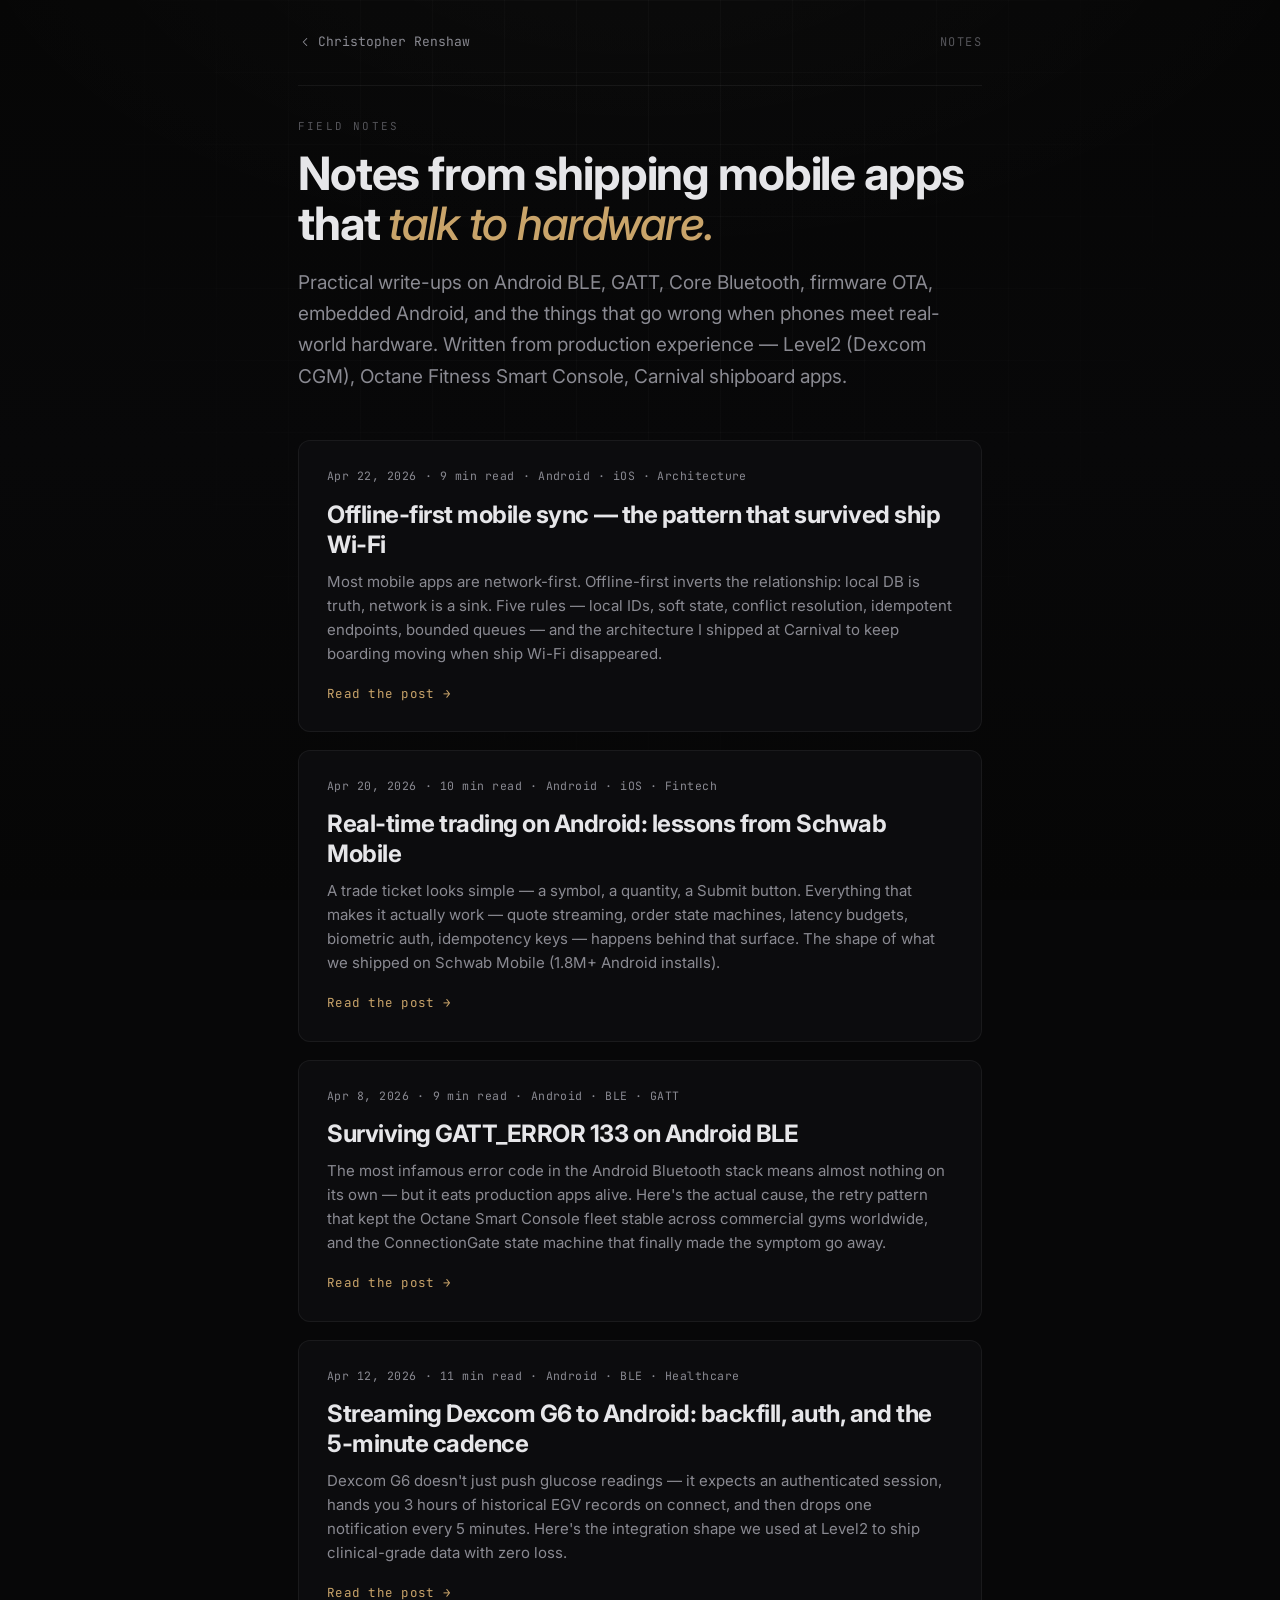
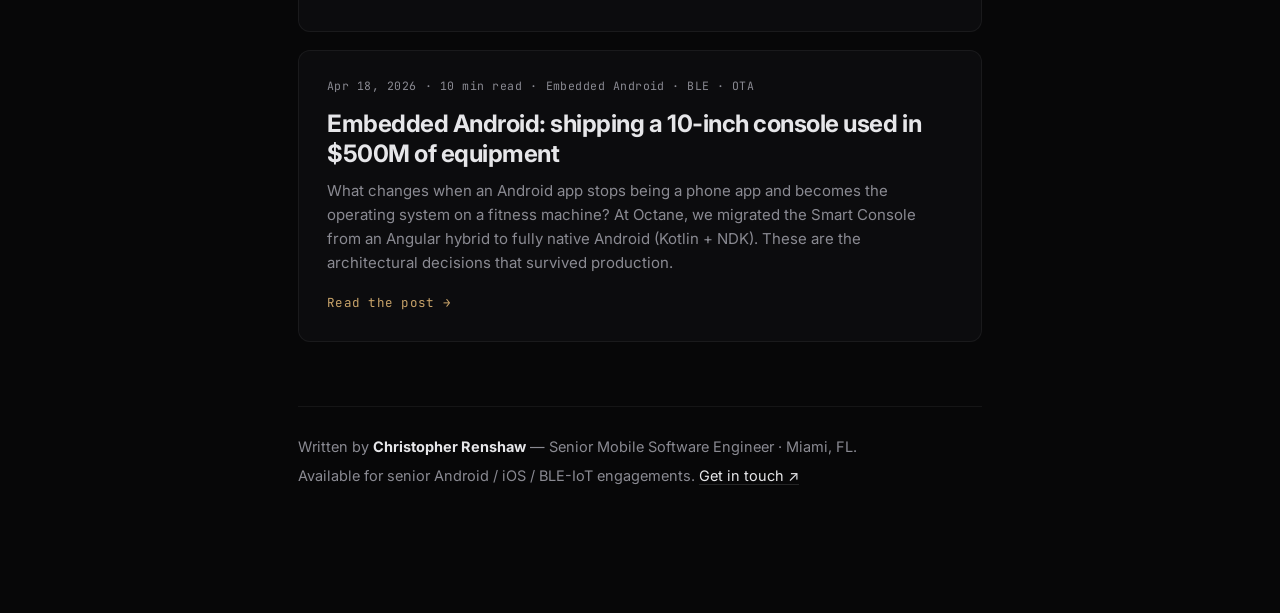
<file: notes/index.html>
<!DOCTYPE html>
<html lang="en">
<head>
  <meta charset="UTF-8" />
  <meta http-equiv="X-UA-Compatible" content="IE=edge" />
  <meta name="viewport" content="width=device-width, initial-scale=1.0" />

  <title>Notes — Christopher Renshaw | Android, iOS, BLE &amp; Embedded</title>
  <meta name="description" content="Field notes on shipping native mobile apps that talk to hardware — Android BLE, GATT, Core Bluetooth, firmware OTA, embedded Android, and offline-first sync. Written by Christopher Renshaw, Senior Mobile Software Engineer (15+ years)." />
  <meta name="keywords" content="Android BLE blog, Android GATT, Dexcom CGM Android, embedded Android, BLE GATT_ERROR 133, Core Bluetooth, firmware OTA Android, mobile engineering blog" />
  <meta name="author" content="Christopher Renshaw" />
  <meta name="robots" content="index, follow, max-image-preview:large" />
  <meta name="theme-color" content="#070708" />
  <link rel="canonical" href="https://crickshaw.dev/notes/" />

  <meta property="og:type" content="website" />
  <meta property="og:title" content="Notes — Christopher Renshaw" />
  <meta property="og:description" content="Field notes on Android BLE, GATT, Core Bluetooth, firmware OTA, embedded Android, and offline-first sync." />
  <meta property="og:url" content="https://crickshaw.dev/notes/" />
  <meta property="og:image" content="https://crickshaw.dev/images/profile.png" />
  <meta name="twitter:card" content="summary_large_image" />
  <meta name="twitter:title" content="Notes — Christopher Renshaw" />
  <meta name="twitter:description" content="Field notes on Android BLE, GATT, Core Bluetooth, firmware OTA, embedded Android." />
  <meta name="twitter:image" content="https://crickshaw.dev/images/profile.png" />

  <link rel="icon" type="image/x-icon" href="/favicon.ico" />
  <link rel="icon" type="image/png" sizes="32x32" href="/favicon-32x32.png" />
  <link rel="icon" type="image/png" sizes="192x192" href="/favicon-192x192.png" />
  <link rel="apple-touch-icon" sizes="180x180" href="/apple-touch-icon.png" />
  <link rel="manifest" href="/site.webmanifest" />

  <link rel="preconnect" href="https://fonts.googleapis.com" />
  <link rel="preconnect" href="https://fonts.gstatic.com" crossorigin />
  <link href="https://fonts.googleapis.com/css2?family=Inter:wght@300;400;500;600;700;800&family=JetBrains+Mono:wght@400;500;600&display=swap" rel="stylesheet" />
  <link rel="stylesheet" href="../css/style.css" />

  <script type="application/ld+json">
  {
    "@context": "https://schema.org",
    "@type": "Blog",
    "name": "Notes — Christopher Renshaw",
    "url": "https://crickshaw.dev/notes/",
    "description": "Field notes on shipping native mobile apps that talk to hardware.",
    "author": {
      "@type": "Person",
      "name": "Christopher Renshaw",
      "url": "https://crickshaw.dev/"
    },
    "blogPost": [
      {
        "@type": "BlogPosting",
        "headline": "Offline-first mobile sync — the pattern that survived ship Wi-Fi",
        "url": "https://crickshaw.dev/notes/offline-first-mobile-sync/",
        "datePublished": "2026-04-22"
      },
      {
        "@type": "BlogPosting",
        "headline": "Real-time trading on Android: lessons from Schwab Mobile",
        "url": "https://crickshaw.dev/notes/realtime-trading-android-fintech/",
        "datePublished": "2026-04-20"
      },
      {
        "@type": "BlogPosting",
        "headline": "Embedded Android: shipping a 10-inch console used in $500M of equipment",
        "url": "https://crickshaw.dev/notes/embedded-android-smart-console/",
        "datePublished": "2026-04-18"
      },
      {
        "@type": "BlogPosting",
        "headline": "Streaming Dexcom G6 to Android: backfill, auth, and the 5-minute cadence",
        "url": "https://crickshaw.dev/notes/dexcom-g6-android-backfill/",
        "datePublished": "2026-04-12"
      },
      {
        "@type": "BlogPosting",
        "headline": "Surviving GATT_ERROR 133 on Android BLE",
        "url": "https://crickshaw.dev/notes/android-ble-gatt-error-133/",
        "datePublished": "2026-04-08"
      }
    ]
  }
  </script>
  <script type="application/ld+json">
  {
    "@context": "https://schema.org",
    "@type": "BreadcrumbList",
    "itemListElement": [
      { "@type": "ListItem", "position": 1, "name": "Home",  "item": "https://crickshaw.dev/" },
      { "@type": "ListItem", "position": 2, "name": "Notes", "item": "https://crickshaw.dev/notes/" }
    ]
  }
  </script>
</head>
<body>

  <div class="bg-layer" aria-hidden="true">
    <div class="bg-grid"></div>
  </div>

  <div class="post-shell">
    <header class="post-top">
      <a href="../index.html" class="post-back">
        <svg viewBox="0 0 24 24" width="14" height="14" aria-hidden="true" fill="none" stroke="currentColor" stroke-width="1.8" stroke-linecap="round" stroke-linejoin="round"><path d="m15 18-6-6 6-6"/></svg>
        Christopher Renshaw
      </a>
      <span class="post-crumb">Notes</span>
    </header>

    <main class="notes-index">
      <header class="notes-index__header">
        <p class="post-kicker">Field notes</p>
        <h1>Notes from shipping mobile apps that <span class="accent">talk to hardware.</span></h1>
        <p class="post-lede">Practical write-ups on Android BLE, GATT, Core Bluetooth, firmware OTA, embedded Android, and the things that go wrong when phones meet real-world hardware. Written from production experience — Level2 (Dexcom CGM), Octane Fitness Smart Console, Carnival shipboard apps.</p>
      </header>

      <ol class="post-list">
        <li class="post-card">
          <a href="offline-first-mobile-sync/index.html">
            <p class="post-meta">
              <time datetime="2026-04-22">Apr 22, 2026</time>
              <span>·</span>
              <span>9 min read</span>
              <span>·</span>
              <span>Android · iOS · Architecture</span>
            </p>
            <h2>Offline-first mobile sync — the pattern that survived ship Wi-Fi</h2>
            <p>Most mobile apps are network-first. Offline-first inverts the relationship: local DB is truth, network is a sink. Five rules — local IDs, soft state, conflict resolution, idempotent endpoints, bounded queues — and the architecture I shipped at Carnival to keep boarding moving when ship Wi-Fi disappeared.</p>
            <span class="post-card__cta">Read the post →</span>
          </a>
        </li>

        <li class="post-card">
          <a href="realtime-trading-android-fintech/index.html">
            <p class="post-meta">
              <time datetime="2026-04-20">Apr 20, 2026</time>
              <span>·</span>
              <span>10 min read</span>
              <span>·</span>
              <span>Android · iOS · Fintech</span>
            </p>
            <h2>Real-time trading on Android: lessons from Schwab Mobile</h2>
            <p>A trade ticket looks simple — a symbol, a quantity, a Submit button. Everything that makes it actually work — quote streaming, order state machines, latency budgets, biometric auth, idempotency keys — happens behind that surface. The shape of what we shipped on Schwab Mobile (1.8M+ Android installs).</p>
            <span class="post-card__cta">Read the post →</span>
          </a>
        </li>

        <li class="post-card">
          <a href="android-ble-gatt-error-133/index.html">
            <p class="post-meta">
              <time datetime="2026-04-08">Apr 8, 2026</time>
              <span>·</span>
              <span>9 min read</span>
              <span>·</span>
              <span>Android · BLE · GATT</span>
            </p>
            <h2>Surviving GATT_ERROR 133 on Android BLE</h2>
            <p>The most infamous error code in the Android Bluetooth stack means almost nothing on its own — but it eats production apps alive. Here's the actual cause, the retry pattern that kept the Octane Smart Console fleet stable across commercial gyms worldwide, and the ConnectionGate state machine that finally made the symptom go away.</p>
            <span class="post-card__cta">Read the post →</span>
          </a>
        </li>

        <li class="post-card">
          <a href="dexcom-g6-android-backfill/index.html">
            <p class="post-meta">
              <time datetime="2026-04-12">Apr 12, 2026</time>
              <span>·</span>
              <span>11 min read</span>
              <span>·</span>
              <span>Android · BLE · Healthcare</span>
            </p>
            <h2>Streaming Dexcom G6 to Android: backfill, auth, and the 5-minute cadence</h2>
            <p>Dexcom G6 doesn't just push glucose readings — it expects an authenticated session, hands you 3 hours of historical EGV records on connect, and then drops one notification every 5 minutes. Here's the integration shape we used at Level2 to ship clinical-grade data with zero loss.</p>
            <span class="post-card__cta">Read the post →</span>
          </a>
        </li>

        <li class="post-card">
          <a href="embedded-android-smart-console/index.html">
            <p class="post-meta">
              <time datetime="2026-04-18">Apr 18, 2026</time>
              <span>·</span>
              <span>10 min read</span>
              <span>·</span>
              <span>Embedded Android · BLE · OTA</span>
            </p>
            <h2>Embedded Android: shipping a 10-inch console used in $500M of equipment</h2>
            <p>What changes when an Android app stops being a phone app and becomes the operating system on a fitness machine? At Octane, we migrated the Smart Console from an Angular hybrid to fully native Android (Kotlin + NDK). These are the architectural decisions that survived production.</p>
            <span class="post-card__cta">Read the post →</span>
          </a>
        </li>
      </ol>

      <footer class="notes-foot">
        <p>Written by <strong>Christopher Renshaw</strong> — Senior Mobile Software Engineer · Miami, FL.</p>
        <p>Available for senior Android / iOS / BLE-IoT engagements. <a href="../index.html#contact">Get in touch ↗</a></p>
      </footer>
    </main>
  </div>

</body>
</html>
</file>
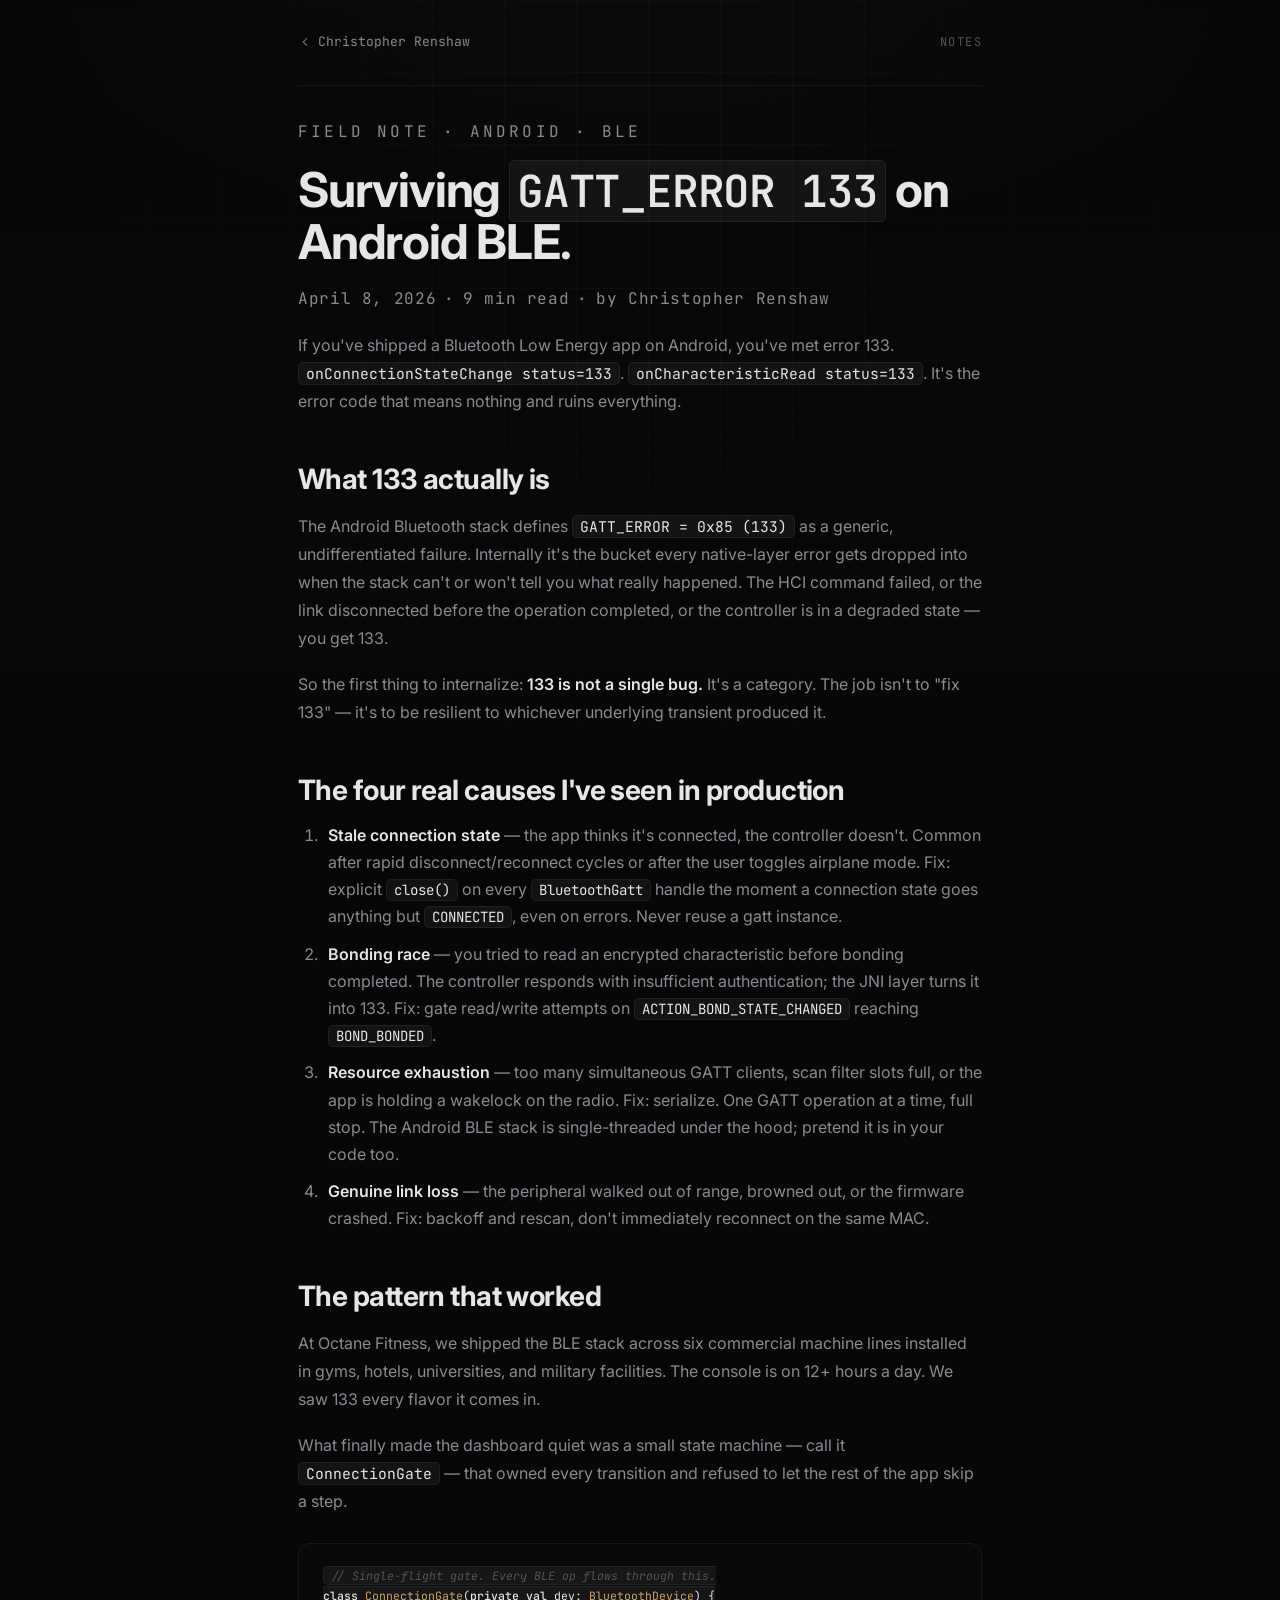
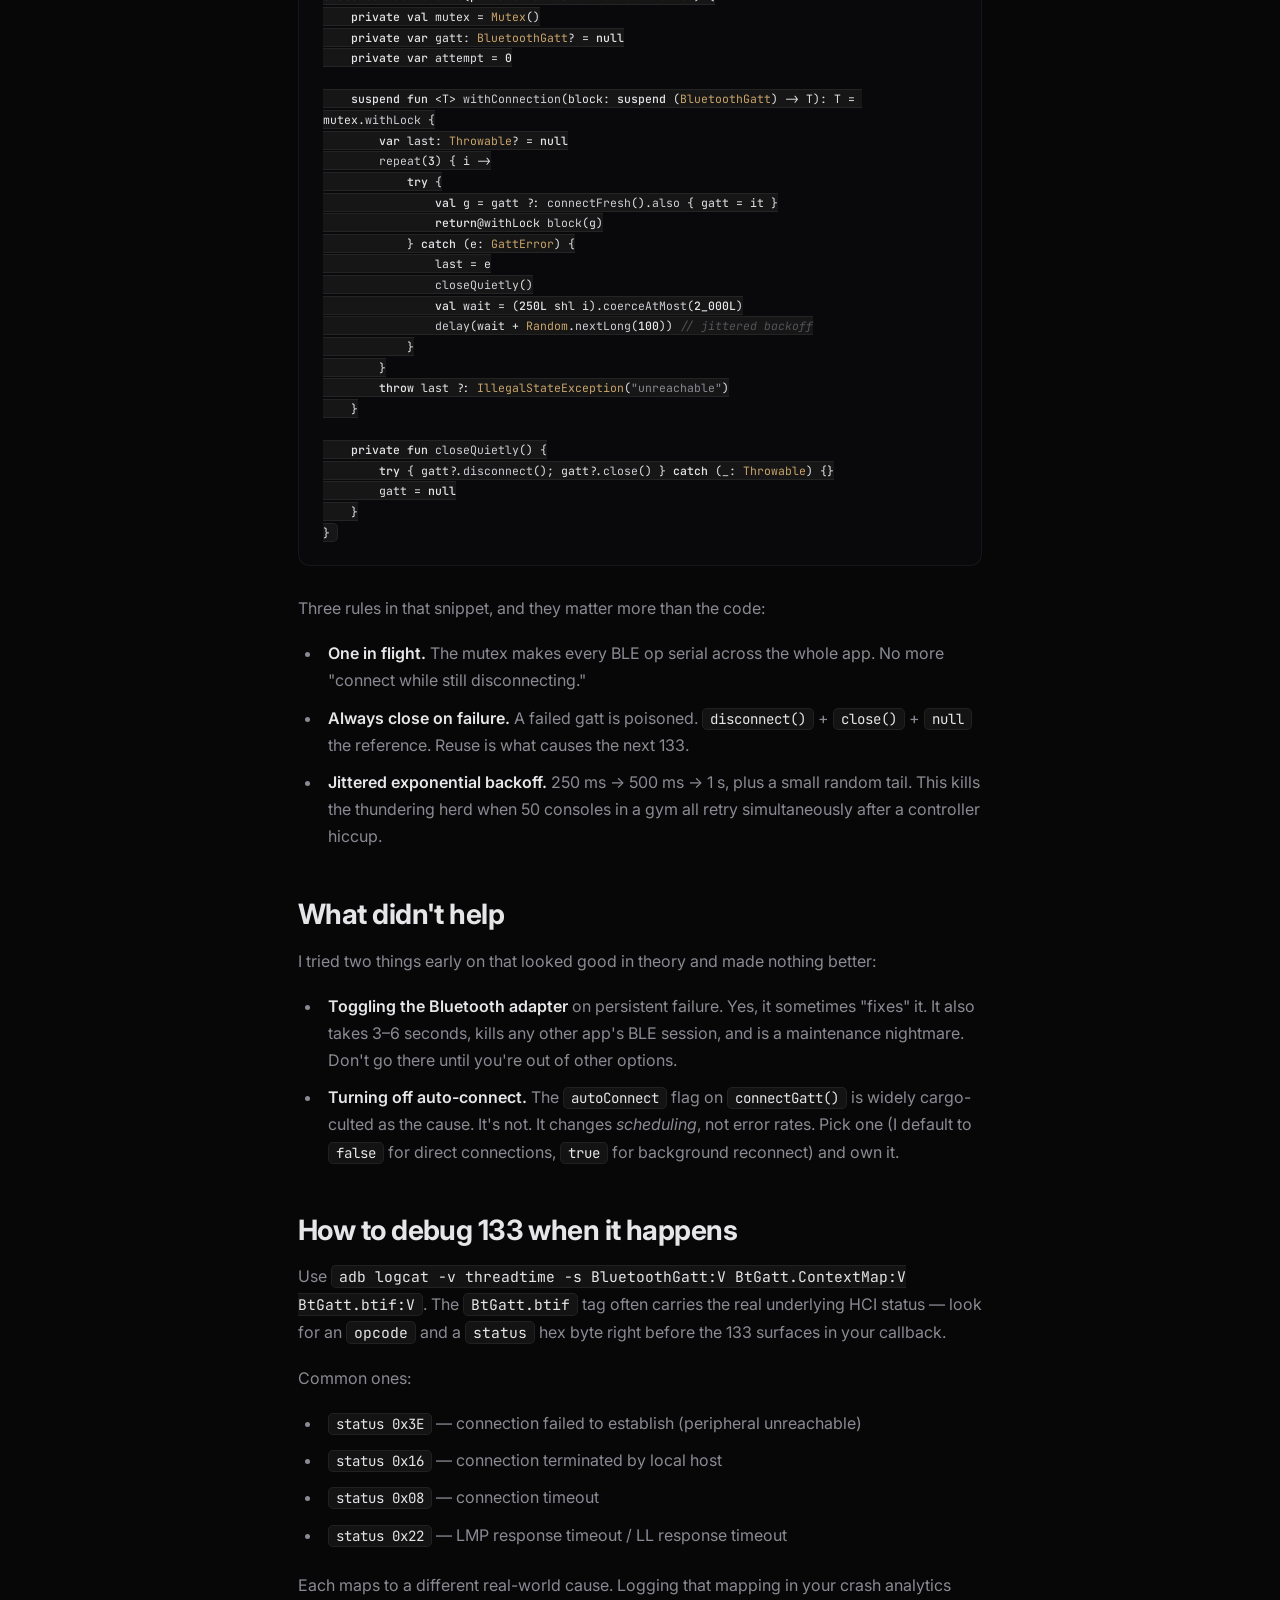
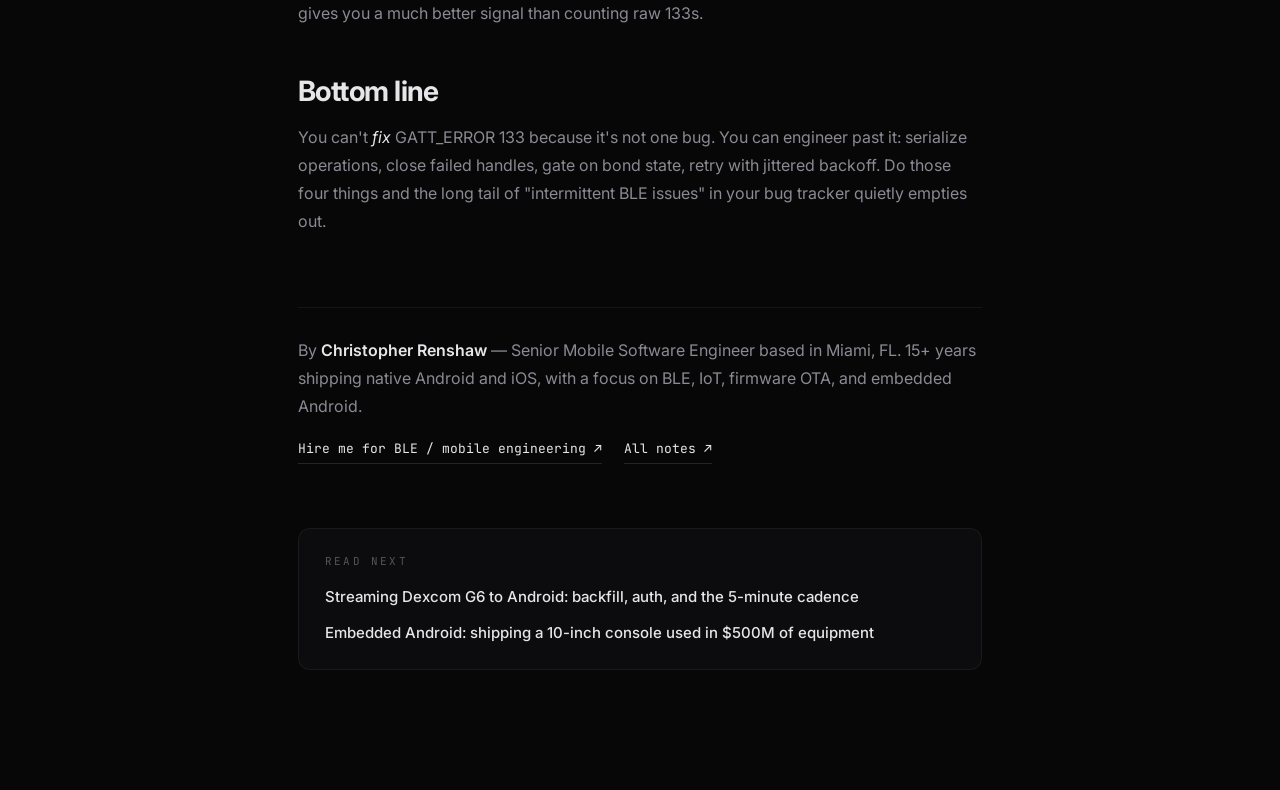
<file: notes/android-ble-gatt-error-133/index.html>
<!DOCTYPE html>
<html lang="en">
<head>
  <meta charset="UTF-8" />
  <meta http-equiv="X-UA-Compatible" content="IE=edge" />
  <meta name="viewport" content="width=device-width, initial-scale=1.0" />

  <title>Surviving GATT_ERROR 133 on Android BLE — Christopher Renshaw</title>
  <meta name="description" content="GATT_ERROR 133 is the most infamous Android Bluetooth error — a generic catch-all that means almost nothing on its own. Here's the real cause, the retry pattern, and the connection-gate state machine I used at Octane Fitness to make it disappear in production." />
  <meta name="keywords" content="GATT_ERROR 133, Android BLE, BluetoothGattCallback, GATT_INTERNAL_ERROR, Android Bluetooth retry, BLE connection backoff, BLE bonding, Kotlin BLE" />
  <meta name="author" content="Christopher Renshaw" />
  <meta name="robots" content="index, follow, max-image-preview:large" />
  <meta name="theme-color" content="#070708" />
  <link rel="canonical" href="https://crickshaw.dev/notes/android-ble-gatt-error-133/" />

  <meta property="og:type" content="article" />
  <meta property="og:title" content="Surviving GATT_ERROR 133 on Android BLE" />
  <meta property="og:description" content="The real cause of Android's most infamous Bluetooth error — and the retry/connection-gate pattern that finally killed it in production at scale." />
  <meta property="og:url" content="https://crickshaw.dev/notes/android-ble-gatt-error-133/" />
  <meta property="og:image" content="https://crickshaw.dev/images/profile.png" />
  <meta property="article:published_time" content="2026-04-08" />
  <meta property="article:author" content="Christopher Renshaw" />
  <meta property="article:tag" content="Android" />
  <meta property="article:tag" content="BLE" />
  <meta property="article:tag" content="GATT" />
  <meta name="twitter:card" content="summary_large_image" />
  <meta name="twitter:title" content="Surviving GATT_ERROR 133 on Android BLE" />
  <meta name="twitter:description" content="Android's most infamous BLE error — what it actually means, and how to make it stop." />
  <meta name="twitter:image" content="https://crickshaw.dev/images/profile.png" />

  <link rel="icon" type="image/x-icon" href="/favicon.ico" />
  <link rel="icon" type="image/png" sizes="32x32" href="/favicon-32x32.png" />
  <link rel="icon" type="image/png" sizes="192x192" href="/favicon-192x192.png" />
  <link rel="apple-touch-icon" sizes="180x180" href="/apple-touch-icon.png" />
  <link rel="manifest" href="/site.webmanifest" />

  <link rel="preconnect" href="https://fonts.googleapis.com" />
  <link rel="preconnect" href="https://fonts.gstatic.com" crossorigin />
  <link href="https://fonts.googleapis.com/css2?family=Inter:wght@300;400;500;600;700;800&family=JetBrains+Mono:wght@400;500;600&display=swap" rel="stylesheet" />
  <link rel="stylesheet" href="../../css/style.css" />

  <script type="application/ld+json">
  {
    "@context": "https://schema.org",
    "@type": "TechArticle",
    "headline": "Surviving GATT_ERROR 133 on Android BLE",
    "description": "GATT_ERROR 133 is Android's most infamous Bluetooth error code — a generic catch-all that means almost nothing on its own. Here's the actual cause, the retry pattern, and the connection-gate state machine I used in production.",
    "datePublished": "2026-04-08",
    "dateModified": "2026-04-08",
    "wordCount": 1080,
    "keywords": "Android BLE, GATT_ERROR 133, BluetoothGattCallback, BLE retry, Kotlin",
    "author": {
      "@type": "Person",
      "name": "Christopher Renshaw",
      "url": "https://crickshaw.dev/"
    },
    "publisher": {
      "@type": "Person",
      "name": "Christopher Renshaw"
    },
    "mainEntityOfPage": {
      "@type": "WebPage",
      "@id": "https://crickshaw.dev/notes/android-ble-gatt-error-133/"
    },
    "image": "https://crickshaw.dev/images/profile.png"
  }
  </script>
  <script type="application/ld+json">
  {
    "@context": "https://schema.org",
    "@type": "BreadcrumbList",
    "itemListElement": [
      { "@type": "ListItem", "position": 1, "name": "Home",  "item": "https://crickshaw.dev/" },
      { "@type": "ListItem", "position": 2, "name": "Notes", "item": "https://crickshaw.dev/notes/" },
      { "@type": "ListItem", "position": 3, "name": "Surviving GATT_ERROR 133" }
    ]
  }
  </script>
</head>
<body>

  <div class="bg-layer" aria-hidden="true">
    <div class="bg-grid"></div>
  </div>

  <div class="post-shell">
    <header class="post-top">
      <a href="../../index.html" class="post-back">
        <svg viewBox="0 0 24 24" width="14" height="14" aria-hidden="true" fill="none" stroke="currentColor" stroke-width="1.8" stroke-linecap="round" stroke-linejoin="round"><path d="m15 18-6-6 6-6"/></svg>
        Christopher Renshaw
      </a>
      <a href="../index.html" class="post-crumb post-crumb--link">Notes</a>
    </header>

    <article class="post">
      <p class="post-kicker">Field note · Android · BLE</p>
      <h1 class="post-title">Surviving <code>GATT_ERROR 133</code> on Android BLE.</h1>
      <p class="post-meta">
        <time datetime="2026-04-08">April 8, 2026</time>
        <span>·</span><span>9 min read</span>
        <span>·</span><span>by Christopher Renshaw</span>
      </p>

      <p class="post-lede">If you've shipped a Bluetooth Low Energy app on Android, you've met error 133. <code>onConnectionStateChange status=133</code>. <code>onCharacteristicRead status=133</code>. It's the error code that means nothing and ruins everything.</p>

      <h2>What 133 actually is</h2>
      <p>The Android Bluetooth stack defines <code>GATT_ERROR = 0x85 (133)</code> as a generic, undifferentiated failure. Internally it's the bucket every native-layer error gets dropped into when the stack can't or won't tell you what really happened. The HCI command failed, or the link disconnected before the operation completed, or the controller is in a degraded state — you get 133.</p>
      <p>So the first thing to internalize: <strong>133 is not a single bug.</strong> It's a category. The job isn't to "fix 133" — it's to be resilient to whichever underlying transient produced it.</p>

      <h2>The four real causes I've seen in production</h2>
      <ol class="post-ol">
        <li><strong>Stale connection state</strong> — the app thinks it's connected, the controller doesn't. Common after rapid disconnect/reconnect cycles or after the user toggles airplane mode. Fix: explicit <code>close()</code> on every <code>BluetoothGatt</code> handle the moment a connection state goes anything but <code>CONNECTED</code>, even on errors. Never reuse a gatt instance.</li>
        <li><strong>Bonding race</strong> — you tried to read an encrypted characteristic before bonding completed. The controller responds with insufficient authentication; the JNI layer turns it into 133. Fix: gate read/write attempts on <code>ACTION_BOND_STATE_CHANGED</code> reaching <code>BOND_BONDED</code>.</li>
        <li><strong>Resource exhaustion</strong> — too many simultaneous GATT clients, scan filter slots full, or the app is holding a wakelock on the radio. Fix: serialize. One GATT operation at a time, full stop. The Android BLE stack is single-threaded under the hood; pretend it is in your code too.</li>
        <li><strong>Genuine link loss</strong> — the peripheral walked out of range, browned out, or the firmware crashed. Fix: backoff and rescan, don't immediately reconnect on the same MAC.</li>
      </ol>

      <h2>The pattern that worked</h2>
      <p>At Octane Fitness, we shipped the BLE stack across six commercial machine lines installed in gyms, hotels, universities, and military facilities. The console is on 12+ hours a day. We saw 133 every flavor it comes in.</p>
      <p>What finally made the dashboard quiet was a small state machine — call it <code>ConnectionGate</code> — that owned every transition and refused to let the rest of the app skip a step.</p>

      <pre class="code-pane is-active"><code><span class="t-c">// Single-flight gate. Every BLE op flows through this.</span>
<span class="t-k">class</span> <span class="t-t">ConnectionGate</span>(<span class="t-k">private val</span> dev: <span class="t-t">BluetoothDevice</span>) {
    <span class="t-k">private val</span> mutex = <span class="t-t">Mutex</span>()
    <span class="t-k">private var</span> gatt: <span class="t-t">BluetoothGatt</span>? = <span class="t-k">null</span>
    <span class="t-k">private var</span> attempt = <span class="t-k">0</span>

    <span class="t-k">suspend fun</span> &lt;T&gt; <span class="t-f">withConnection</span>(block: <span class="t-k">suspend</span> (<span class="t-t">BluetoothGatt</span>) -&gt; T): T = mutex.<span class="t-f">withLock</span> {
        <span class="t-k">var</span> last: <span class="t-t">Throwable</span>? = <span class="t-k">null</span>
        <span class="t-f">repeat</span>(<span class="t-k">3</span>) { i -&gt;
            <span class="t-k">try</span> {
                <span class="t-k">val</span> g = gatt ?: <span class="t-f">connectFresh</span>().<span class="t-f">also</span> { gatt = it }
                <span class="t-k">return</span>@withLock <span class="t-f">block</span>(g)
            } <span class="t-k">catch</span> (e: <span class="t-t">GattError</span>) {
                last = e
                <span class="t-f">closeQuietly</span>()
                <span class="t-k">val</span> wait = (<span class="t-k">250L</span> shl i).<span class="t-f">coerceAtMost</span>(<span class="t-k">2_000L</span>)
                <span class="t-f">delay</span>(wait + <span class="t-t">Random</span>.<span class="t-f">nextLong</span>(<span class="t-k">100</span>)) <span class="t-c">// jittered backoff</span>
            }
        }
        <span class="t-k">throw</span> last ?: <span class="t-t">IllegalStateException</span>(<span class="t-s">"unreachable"</span>)
    }

    <span class="t-k">private fun</span> <span class="t-f">closeQuietly</span>() {
        <span class="t-k">try</span> { gatt?.<span class="t-f">disconnect</span>(); gatt?.<span class="t-f">close</span>() } <span class="t-k">catch</span> (_: <span class="t-t">Throwable</span>) {}
        gatt = <span class="t-k">null</span>
    }
}</code></pre>

      <p>Three rules in that snippet, and they matter more than the code:</p>
      <ul class="post-ul">
        <li><strong>One in flight.</strong> The mutex makes every BLE op serial across the whole app. No more "connect while still disconnecting."</li>
        <li><strong>Always close on failure.</strong> A failed gatt is poisoned. <code>disconnect()</code> + <code>close()</code> + <code>null</code> the reference. Reuse is what causes the next 133.</li>
        <li><strong>Jittered exponential backoff.</strong> 250 ms → 500 ms → 1 s, plus a small random tail. This kills the thundering herd when 50 consoles in a gym all retry simultaneously after a controller hiccup.</li>
      </ul>

      <h2>What didn't help</h2>
      <p>I tried two things early on that looked good in theory and made nothing better:</p>
      <ul class="post-ul">
        <li><strong>Toggling the Bluetooth adapter</strong> on persistent failure. Yes, it sometimes "fixes" it. It also takes 3–6 seconds, kills any other app's BLE session, and is a maintenance nightmare. Don't go there until you're out of other options.</li>
        <li><strong>Turning off auto-connect.</strong> The <code>autoConnect</code> flag on <code>connectGatt()</code> is widely cargo-culted as the cause. It's not. It changes <em>scheduling</em>, not error rates. Pick one (I default to <code>false</code> for direct connections, <code>true</code> for background reconnect) and own it.</li>
      </ul>

      <h2>How to debug 133 when it happens</h2>
      <p>Use <code>adb logcat -v threadtime -s BluetoothGatt:V BtGatt.ContextMap:V BtGatt.btif:V</code>. The <code>BtGatt.btif</code> tag often carries the real underlying HCI status — look for an <code>opcode</code> and a <code>status</code> hex byte right before the 133 surfaces in your callback.</p>
      <p>Common ones:</p>
      <ul class="post-ul">
        <li><code>status 0x3E</code> — connection failed to establish (peripheral unreachable)</li>
        <li><code>status 0x16</code> — connection terminated by local host</li>
        <li><code>status 0x08</code> — connection timeout</li>
        <li><code>status 0x22</code> — LMP response timeout / LL response timeout</li>
      </ul>
      <p>Each maps to a different real-world cause. Logging that mapping in your crash analytics gives you a much better signal than counting raw 133s.</p>

      <h2>Bottom line</h2>
      <p>You can't <em>fix</em> GATT_ERROR 133 because it's not one bug. You can engineer past it: serialize operations, close failed handles, gate on bond state, retry with jittered backoff. Do those four things and the long tail of "intermittent BLE issues" in your bug tracker quietly empties out.</p>

      <footer class="post-foot">
        <p class="post-foot__bio">By <strong>Christopher Renshaw</strong> — Senior Mobile Software Engineer based in Miami, FL. 15+ years shipping native Android and iOS, with a focus on BLE, IoT, firmware OTA, and embedded Android.</p>
        <p class="post-foot__cta">
          <a href="../../index.html#contact">Hire me for BLE / mobile engineering ↗</a>
          <a href="../index.html">All notes ↗</a>
        </p>
      </footer>
    </article>

    <aside class="post-related" aria-label="Related notes">
      <p class="post-kicker">Read next</p>
      <ul>
        <li><a href="../dexcom-g6-android-backfill/index.html">Streaming Dexcom G6 to Android: backfill, auth, and the 5-minute cadence</a></li>
        <li><a href="../embedded-android-smart-console/index.html">Embedded Android: shipping a 10-inch console used in $500M of equipment</a></li>
      </ul>
    </aside>
  </div>

</body>
</html>
</file>
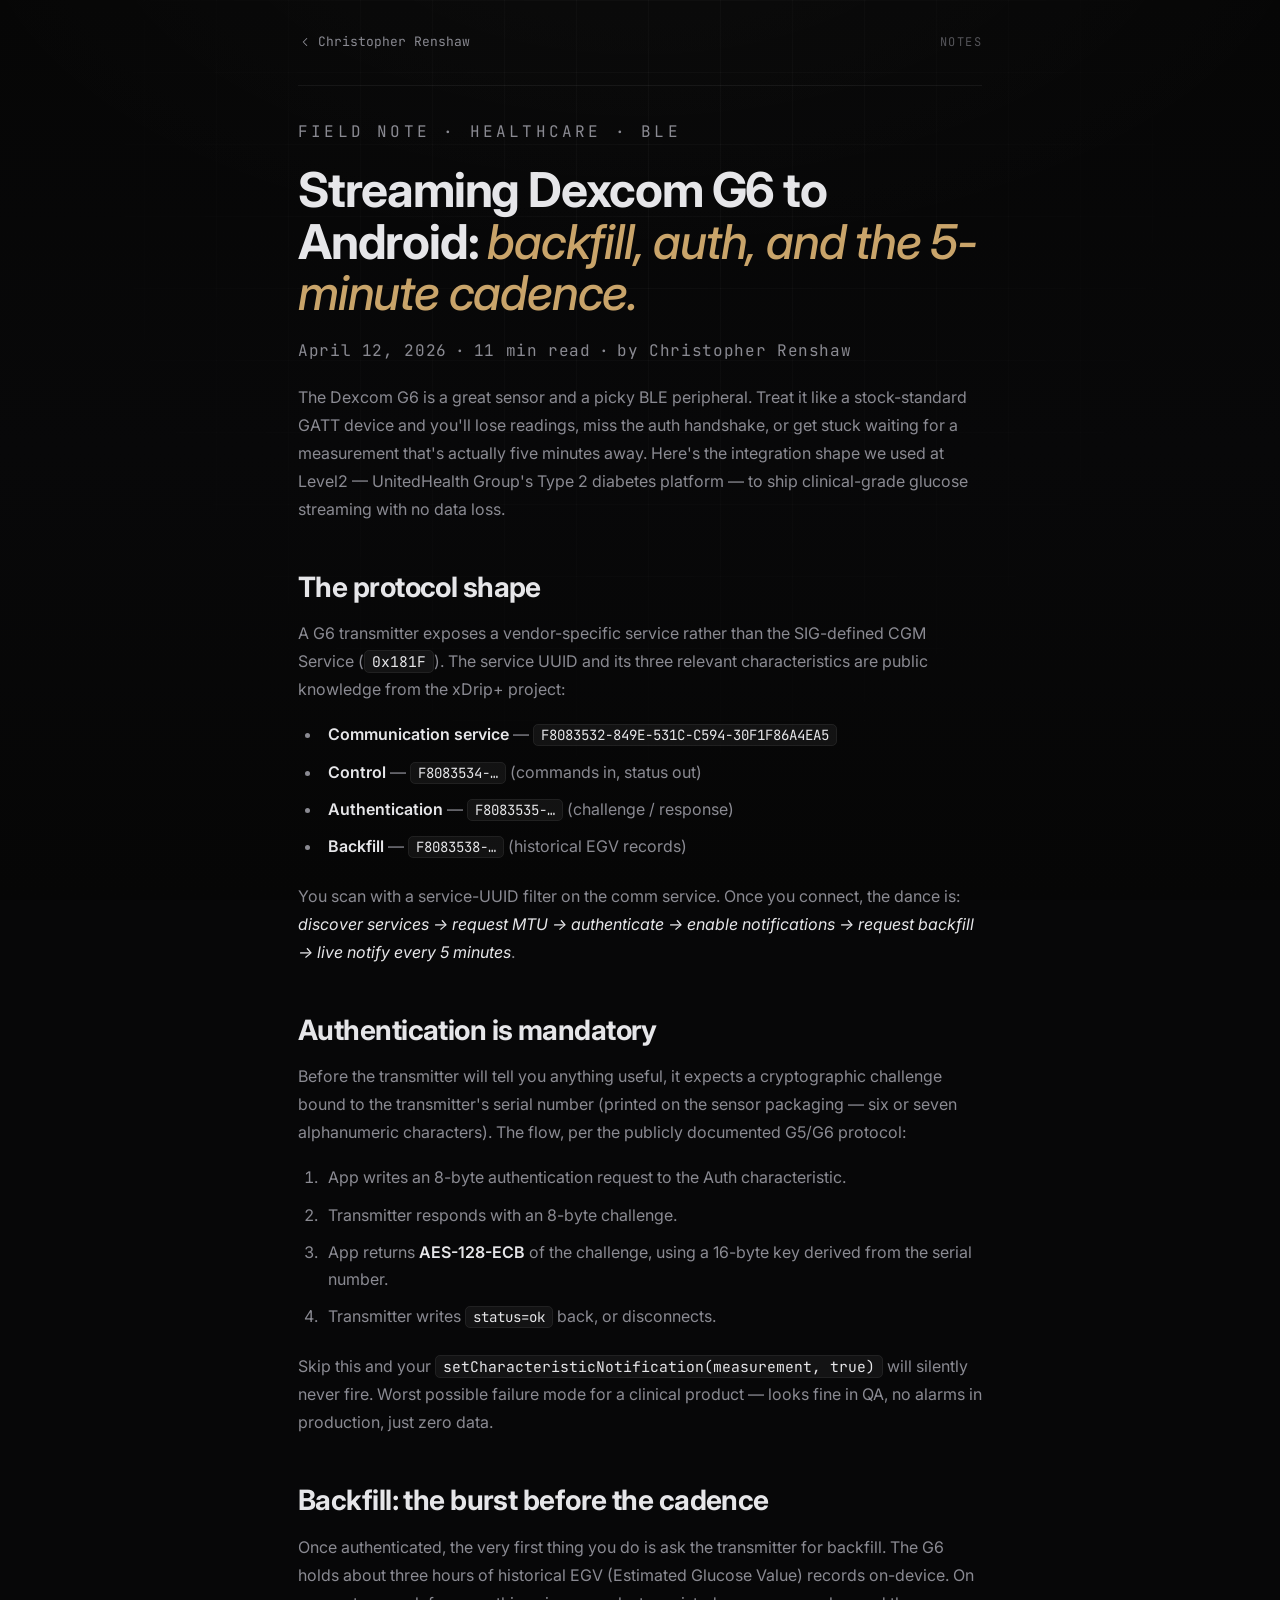
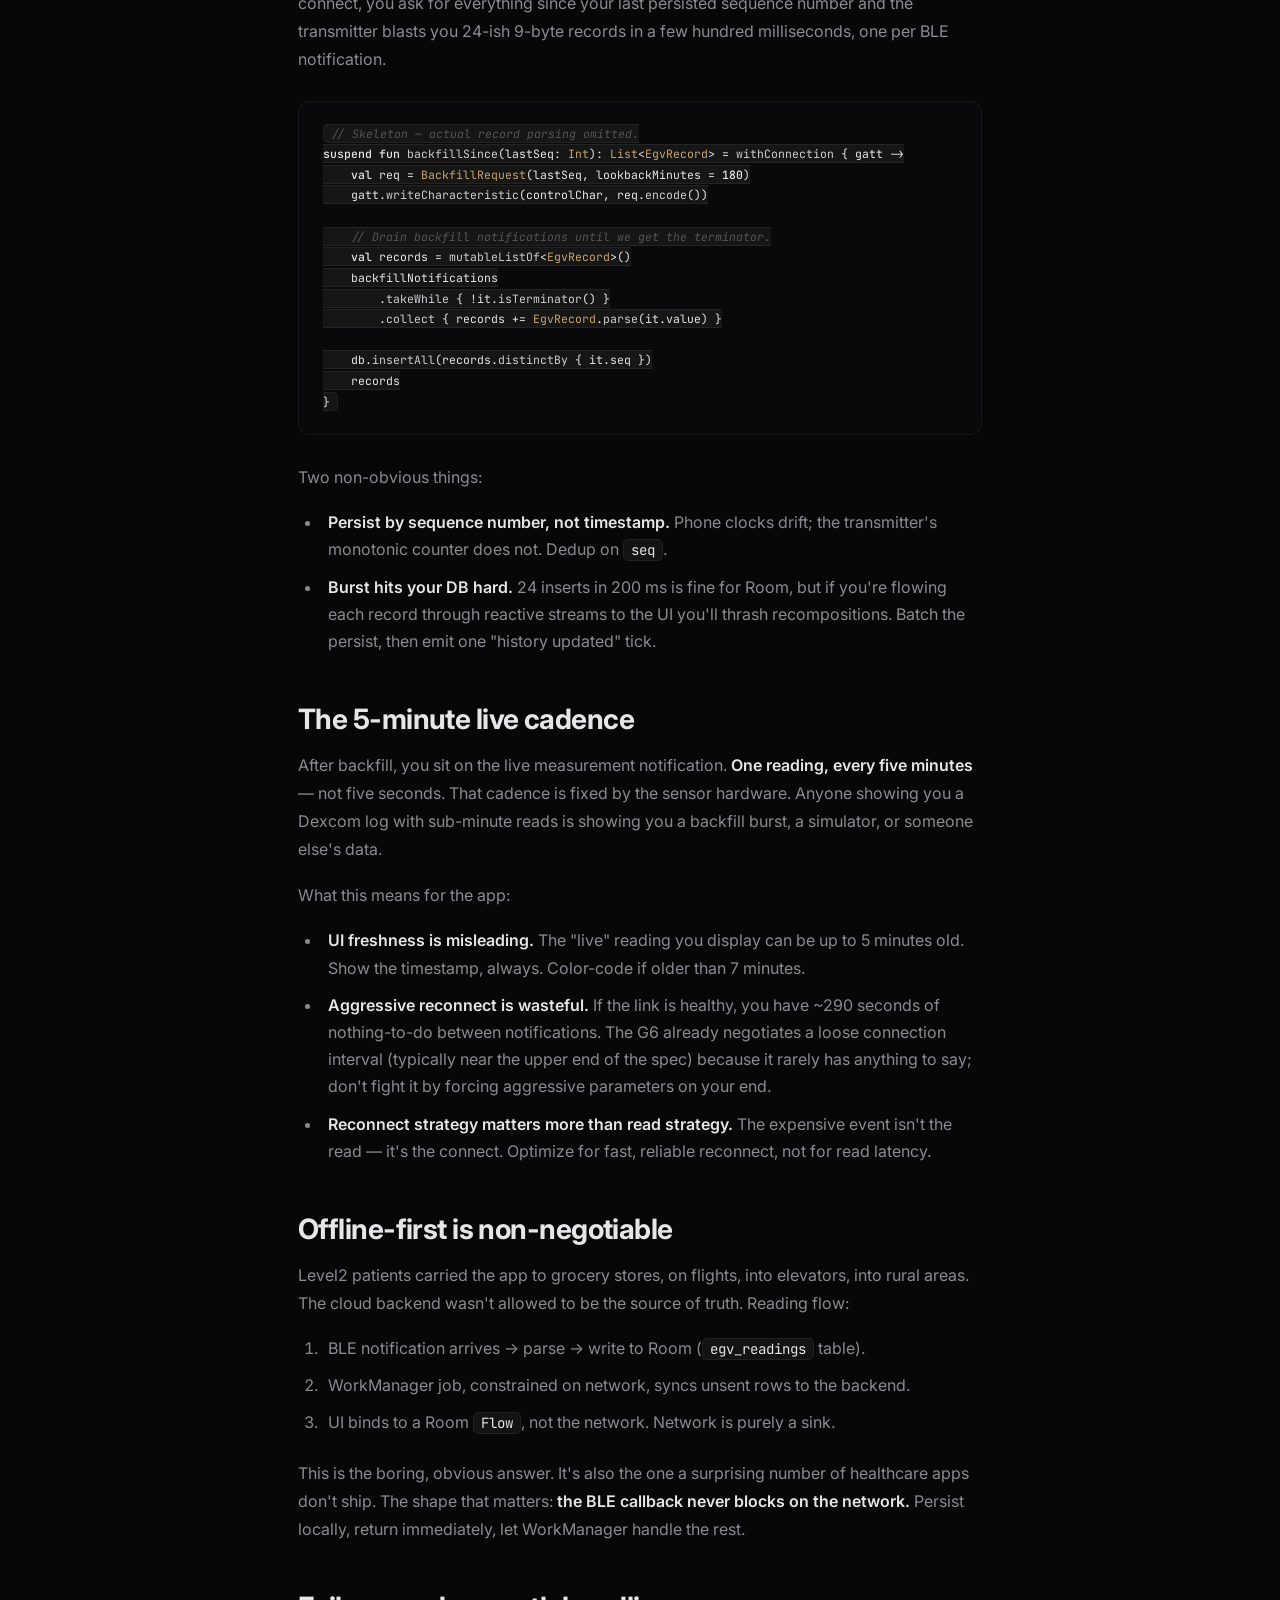
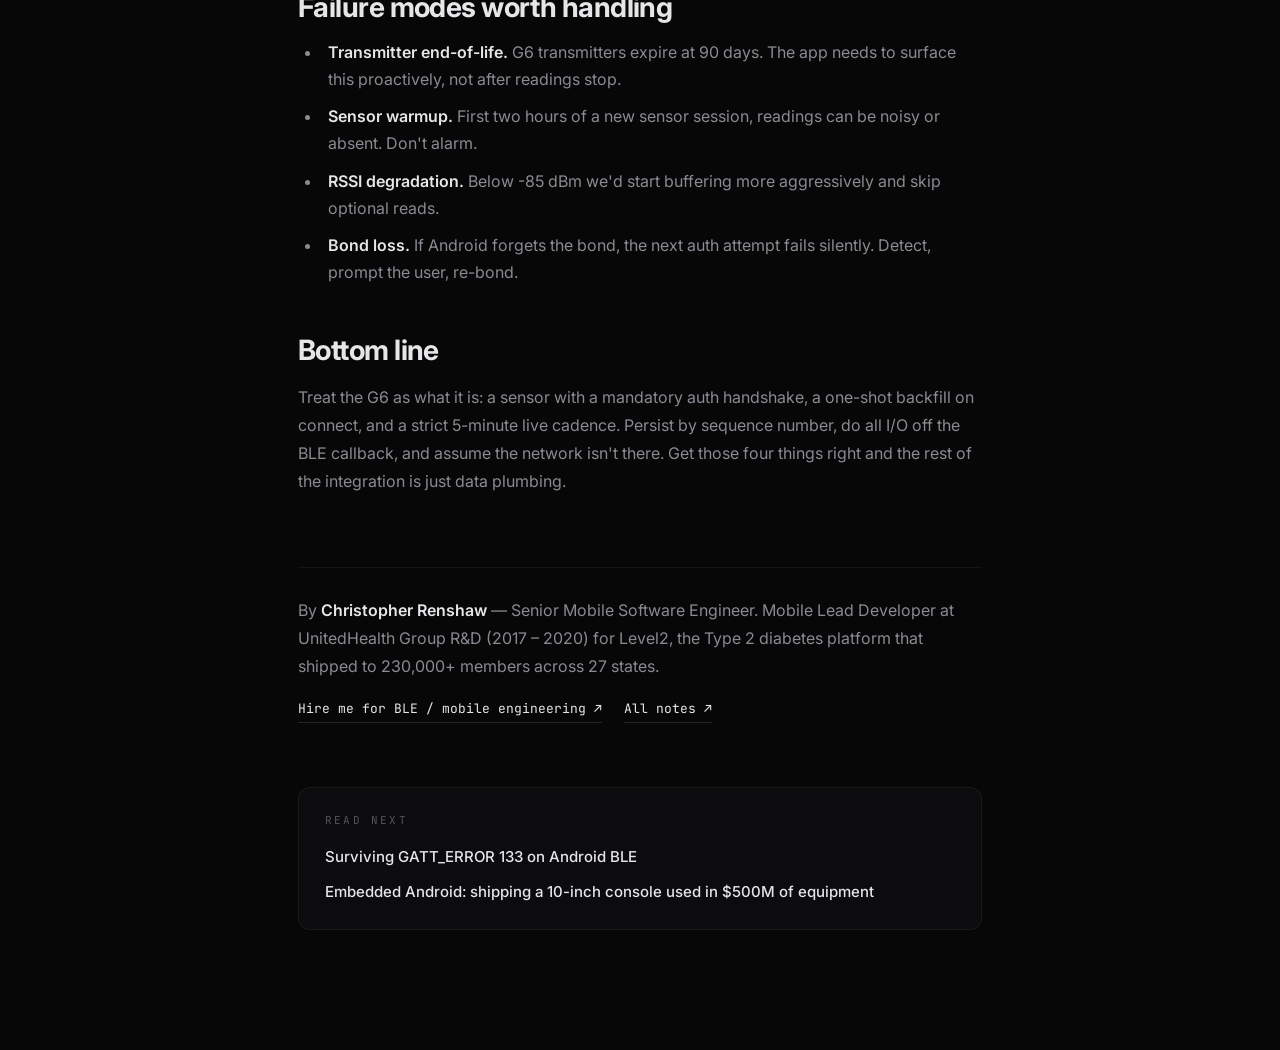
<file: notes/dexcom-g6-android-backfill/index.html>
<!DOCTYPE html>
<html lang="en">
<head>
  <meta charset="UTF-8" />
  <meta http-equiv="X-UA-Compatible" content="IE=edge" />
  <meta name="viewport" content="width=device-width, initial-scale=1.0" />

  <title>Streaming Dexcom G6 to Android: backfill, auth, and the 5-minute cadence — Christopher Renshaw</title>
  <meta name="description" content="The Dexcom G6 transmitter is a small, picky BLE peripheral. It needs an authenticated session, dumps three hours of EGV history on connect, and then sends one reading every five minutes. Here's how we shipped clinical-grade glucose streaming on Android at Level2." />
  <meta name="keywords" content="Dexcom G6 Android, Dexcom CGM BLE, Android continuous glucose monitor, F8083532 Dexcom UUID, EGV backfill, Dexcom auth challenge, Level2 UnitedHealth, Kotlin BLE Dexcom" />
  <meta name="author" content="Christopher Renshaw" />
  <meta name="robots" content="index, follow, max-image-preview:large" />
  <meta name="theme-color" content="#070708" />
  <link rel="canonical" href="https://crickshaw.dev/notes/dexcom-g6-android-backfill/" />

  <meta property="og:type" content="article" />
  <meta property="og:title" content="Streaming Dexcom G6 to Android: backfill, auth, and the 5-minute cadence" />
  <meta property="og:description" content="The integration shape behind clinical-grade Dexcom CGM streaming at Level2 — auth, backfill, offline buffering, and why the cadence matters." />
  <meta property="og:url" content="https://crickshaw.dev/notes/dexcom-g6-android-backfill/" />
  <meta property="og:image" content="https://crickshaw.dev/images/profile.png" />
  <meta property="article:published_time" content="2026-04-12" />
  <meta property="article:author" content="Christopher Renshaw" />
  <meta property="article:tag" content="Android" />
  <meta property="article:tag" content="BLE" />
  <meta property="article:tag" content="Dexcom" />
  <meta property="article:tag" content="Healthcare" />
  <meta name="twitter:card" content="summary_large_image" />
  <meta name="twitter:title" content="Streaming Dexcom G6 to Android" />
  <meta name="twitter:description" content="Auth, backfill, 5-min cadence, offline-first. The Level2 integration shape." />
  <meta name="twitter:image" content="https://crickshaw.dev/images/profile.png" />

  <link rel="icon" type="image/x-icon" href="/favicon.ico" />
  <link rel="icon" type="image/png" sizes="32x32" href="/favicon-32x32.png" />
  <link rel="icon" type="image/png" sizes="192x192" href="/favicon-192x192.png" />
  <link rel="apple-touch-icon" sizes="180x180" href="/apple-touch-icon.png" />
  <link rel="manifest" href="/site.webmanifest" />

  <link rel="preconnect" href="https://fonts.googleapis.com" />
  <link rel="preconnect" href="https://fonts.gstatic.com" crossorigin />
  <link href="https://fonts.googleapis.com/css2?family=Inter:wght@300;400;500;600;700;800&family=JetBrains+Mono:wght@400;500;600&display=swap" rel="stylesheet" />
  <link rel="stylesheet" href="../../css/style.css" />

  <script type="application/ld+json">
  {
    "@context": "https://schema.org",
    "@type": "TechArticle",
    "headline": "Streaming Dexcom G6 to Android: backfill, auth, and the 5-minute cadence",
    "description": "How we shipped clinical-grade Dexcom CGM streaming on Android at Level2 — vendor service UUID, transmitter authentication, EGV backfill bursts, 5-minute live cadence, and offline-first buffering for zero data loss.",
    "datePublished": "2026-04-12",
    "dateModified": "2026-04-12",
    "wordCount": 1180,
    "keywords": "Dexcom G6 Android, BLE, EGV backfill, Level2, healthcare",
    "author": {
      "@type": "Person",
      "name": "Christopher Renshaw",
      "url": "https://crickshaw.dev/"
    },
    "publisher": {
      "@type": "Person",
      "name": "Christopher Renshaw"
    },
    "mainEntityOfPage": {
      "@type": "WebPage",
      "@id": "https://crickshaw.dev/notes/dexcom-g6-android-backfill/"
    },
    "image": "https://crickshaw.dev/images/profile.png"
  }
  </script>
  <script type="application/ld+json">
  {
    "@context": "https://schema.org",
    "@type": "BreadcrumbList",
    "itemListElement": [
      { "@type": "ListItem", "position": 1, "name": "Home",  "item": "https://crickshaw.dev/" },
      { "@type": "ListItem", "position": 2, "name": "Notes", "item": "https://crickshaw.dev/notes/" },
      { "@type": "ListItem", "position": 3, "name": "Dexcom G6 Android backfill" }
    ]
  }
  </script>
</head>
<body>

  <div class="bg-layer" aria-hidden="true">
    <div class="bg-grid"></div>
  </div>

  <div class="post-shell">
    <header class="post-top">
      <a href="../../index.html" class="post-back">
        <svg viewBox="0 0 24 24" width="14" height="14" aria-hidden="true" fill="none" stroke="currentColor" stroke-width="1.8" stroke-linecap="round" stroke-linejoin="round"><path d="m15 18-6-6 6-6"/></svg>
        Christopher Renshaw
      </a>
      <a href="../index.html" class="post-crumb post-crumb--link">Notes</a>
    </header>

    <article class="post">
      <p class="post-kicker">Field note · Healthcare · BLE</p>
      <h1 class="post-title">Streaming Dexcom G6 to Android: <span class="accent">backfill, auth, and the 5-minute cadence.</span></h1>
      <p class="post-meta">
        <time datetime="2026-04-12">April 12, 2026</time>
        <span>·</span><span>11 min read</span>
        <span>·</span><span>by Christopher Renshaw</span>
      </p>

      <p class="post-lede">The Dexcom G6 is a great sensor and a picky BLE peripheral. Treat it like a stock-standard GATT device and you'll lose readings, miss the auth handshake, or get stuck waiting for a measurement that's actually five minutes away. Here's the integration shape we used at Level2 — UnitedHealth Group's Type 2 diabetes platform — to ship clinical-grade glucose streaming with no data loss.</p>

      <h2>The protocol shape</h2>
      <p>A G6 transmitter exposes a vendor-specific service rather than the SIG-defined CGM Service (<code>0x181F</code>). The service UUID and its three relevant characteristics are public knowledge from the xDrip+ project:</p>
      <ul class="post-ul">
        <li><strong>Communication service</strong> — <code>F8083532-849E-531C-C594-30F1F86A4EA5</code></li>
        <li><strong>Control</strong> — <code>F8083534-…</code> (commands in, status out)</li>
        <li><strong>Authentication</strong> — <code>F8083535-…</code> (challenge / response)</li>
        <li><strong>Backfill</strong> — <code>F8083538-…</code> (historical EGV records)</li>
      </ul>
      <p>You scan with a service-UUID filter on the comm service. Once you connect, the dance is: <em>discover services → request MTU → authenticate → enable notifications → request backfill → live notify every 5 minutes</em>.</p>

      <h2>Authentication is mandatory</h2>
      <p>Before the transmitter will tell you anything useful, it expects a cryptographic challenge bound to the transmitter's serial number (printed on the sensor packaging — six or seven alphanumeric characters). The flow, per the publicly documented G5/G6 protocol:</p>
      <ol class="post-ol">
        <li>App writes an 8-byte authentication request to the Auth characteristic.</li>
        <li>Transmitter responds with an 8-byte challenge.</li>
        <li>App returns <strong>AES-128-ECB</strong> of the challenge, using a 16-byte key derived from the serial number.</li>
        <li>Transmitter writes <code>status=ok</code> back, or disconnects.</li>
      </ol>
      <p>Skip this and your <code>setCharacteristicNotification(measurement, true)</code> will silently never fire. Worst possible failure mode for a clinical product — looks fine in QA, no alarms in production, just zero data.</p>

      <h2>Backfill: the burst before the cadence</h2>
      <p>Once authenticated, the very first thing you do is ask the transmitter for backfill. The G6 holds about three hours of historical EGV (Estimated Glucose Value) records on-device. On connect, you ask for everything since your last persisted sequence number and the transmitter blasts you 24-ish 9-byte records in a few hundred milliseconds, one per BLE notification.</p>

      <pre class="code-pane is-active"><code><span class="t-c">// Skeleton — actual record parsing omitted.</span>
<span class="t-k">suspend fun</span> <span class="t-f">backfillSince</span>(lastSeq: <span class="t-t">Int</span>): <span class="t-t">List</span>&lt;<span class="t-t">EgvRecord</span>&gt; = <span class="t-f">withConnection</span> { gatt -&gt;
    <span class="t-k">val</span> req = <span class="t-t">BackfillRequest</span>(lastSeq, lookbackMinutes = <span class="t-k">180</span>)
    gatt.<span class="t-f">writeCharacteristic</span>(controlChar, req.<span class="t-f">encode</span>())

    <span class="t-c">// Drain backfill notifications until we get the terminator.</span>
    <span class="t-k">val</span> records = <span class="t-f">mutableListOf</span>&lt;<span class="t-t">EgvRecord</span>&gt;()
    backfillNotifications
        .<span class="t-f">takeWhile</span> { !it.<span class="t-f">isTerminator</span>() }
        .<span class="t-f">collect</span> { records += <span class="t-t">EgvRecord</span>.<span class="t-f">parse</span>(it.value) }

    db.<span class="t-f">insertAll</span>(records.<span class="t-f">distinctBy</span> { it.seq })
    records
}</code></pre>

      <p>Two non-obvious things:</p>
      <ul class="post-ul">
        <li><strong>Persist by sequence number, not timestamp.</strong> Phone clocks drift; the transmitter's monotonic counter does not. Dedup on <code>seq</code>.</li>
        <li><strong>Burst hits your DB hard.</strong> 24 inserts in 200 ms is fine for Room, but if you're flowing each record through reactive streams to the UI you'll thrash recompositions. Batch the persist, then emit one "history updated" tick.</li>
      </ul>

      <h2>The 5-minute live cadence</h2>
      <p>After backfill, you sit on the live measurement notification. <strong>One reading, every five minutes</strong> — not five seconds. That cadence is fixed by the sensor hardware. Anyone showing you a Dexcom log with sub-minute reads is showing you a backfill burst, a simulator, or someone else's data.</p>
      <p>What this means for the app:</p>
      <ul class="post-ul">
        <li><strong>UI freshness is misleading.</strong> The "live" reading you display can be up to 5 minutes old. Show the timestamp, always. Color-code if older than 7 minutes.</li>
        <li><strong>Aggressive reconnect is wasteful.</strong> If the link is healthy, you have ~290 seconds of nothing-to-do between notifications. The G6 already negotiates a loose connection interval (typically near the upper end of the spec) because it rarely has anything to say; don't fight it by forcing aggressive parameters on your end.</li>
        <li><strong>Reconnect strategy matters more than read strategy.</strong> The expensive event isn't the read — it's the connect. Optimize for fast, reliable reconnect, not for read latency.</li>
      </ul>

      <h2>Offline-first is non-negotiable</h2>
      <p>Level2 patients carried the app to grocery stores, on flights, into elevators, into rural areas. The cloud backend wasn't allowed to be the source of truth. Reading flow:</p>
      <ol class="post-ol">
        <li>BLE notification arrives → parse → write to Room (<code>egv_readings</code> table).</li>
        <li>WorkManager job, constrained on network, syncs unsent rows to the backend.</li>
        <li>UI binds to a Room <code>Flow</code>, not the network. Network is purely a sink.</li>
      </ol>
      <p>This is the boring, obvious answer. It's also the one a surprising number of healthcare apps don't ship. The shape that matters: <strong>the BLE callback never blocks on the network.</strong> Persist locally, return immediately, let WorkManager handle the rest.</p>

      <h2>Failure modes worth handling</h2>
      <ul class="post-ul">
        <li><strong>Transmitter end-of-life.</strong> G6 transmitters expire at 90 days. The app needs to surface this proactively, not after readings stop.</li>
        <li><strong>Sensor warmup.</strong> First two hours of a new sensor session, readings can be noisy or absent. Don't alarm.</li>
        <li><strong>RSSI degradation.</strong> Below -85 dBm we'd start buffering more aggressively and skip optional reads.</li>
        <li><strong>Bond loss.</strong> If Android forgets the bond, the next auth attempt fails silently. Detect, prompt the user, re-bond.</li>
      </ul>

      <h2>Bottom line</h2>
      <p>Treat the G6 as what it is: a sensor with a mandatory auth handshake, a one-shot backfill on connect, and a strict 5-minute live cadence. Persist by sequence number, do all I/O off the BLE callback, and assume the network isn't there. Get those four things right and the rest of the integration is just data plumbing.</p>

      <footer class="post-foot">
        <p class="post-foot__bio">By <strong>Christopher Renshaw</strong> — Senior Mobile Software Engineer. Mobile Lead Developer at UnitedHealth Group R&amp;D (2017 – 2020) for Level2, the Type 2 diabetes platform that shipped to 230,000+ members across 27 states.</p>
        <p class="post-foot__cta">
          <a href="../../index.html#contact">Hire me for BLE / mobile engineering ↗</a>
          <a href="../index.html">All notes ↗</a>
        </p>
      </footer>
    </article>

    <aside class="post-related" aria-label="Related notes">
      <p class="post-kicker">Read next</p>
      <ul>
        <li><a href="../android-ble-gatt-error-133/index.html">Surviving GATT_ERROR 133 on Android BLE</a></li>
        <li><a href="../embedded-android-smart-console/index.html">Embedded Android: shipping a 10-inch console used in $500M of equipment</a></li>
      </ul>
    </aside>
  </div>

</body>
</html>
</file>
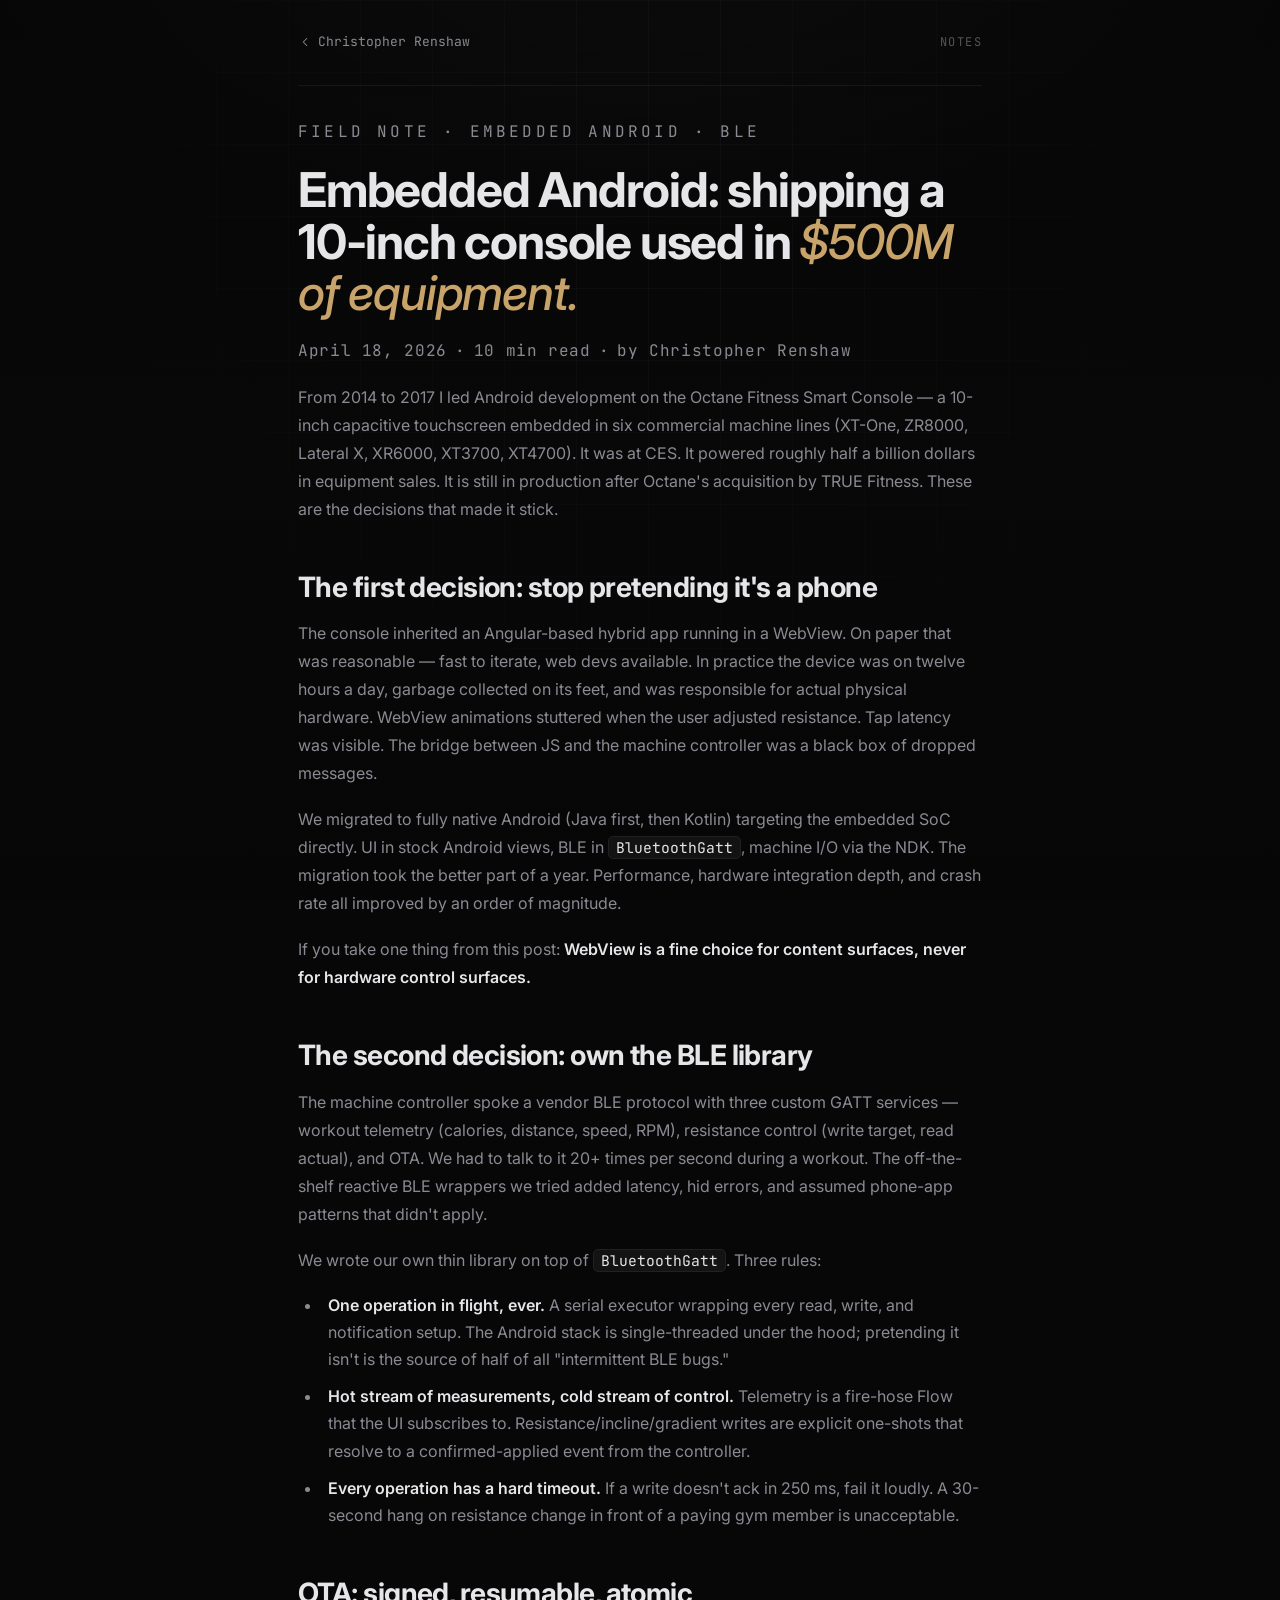
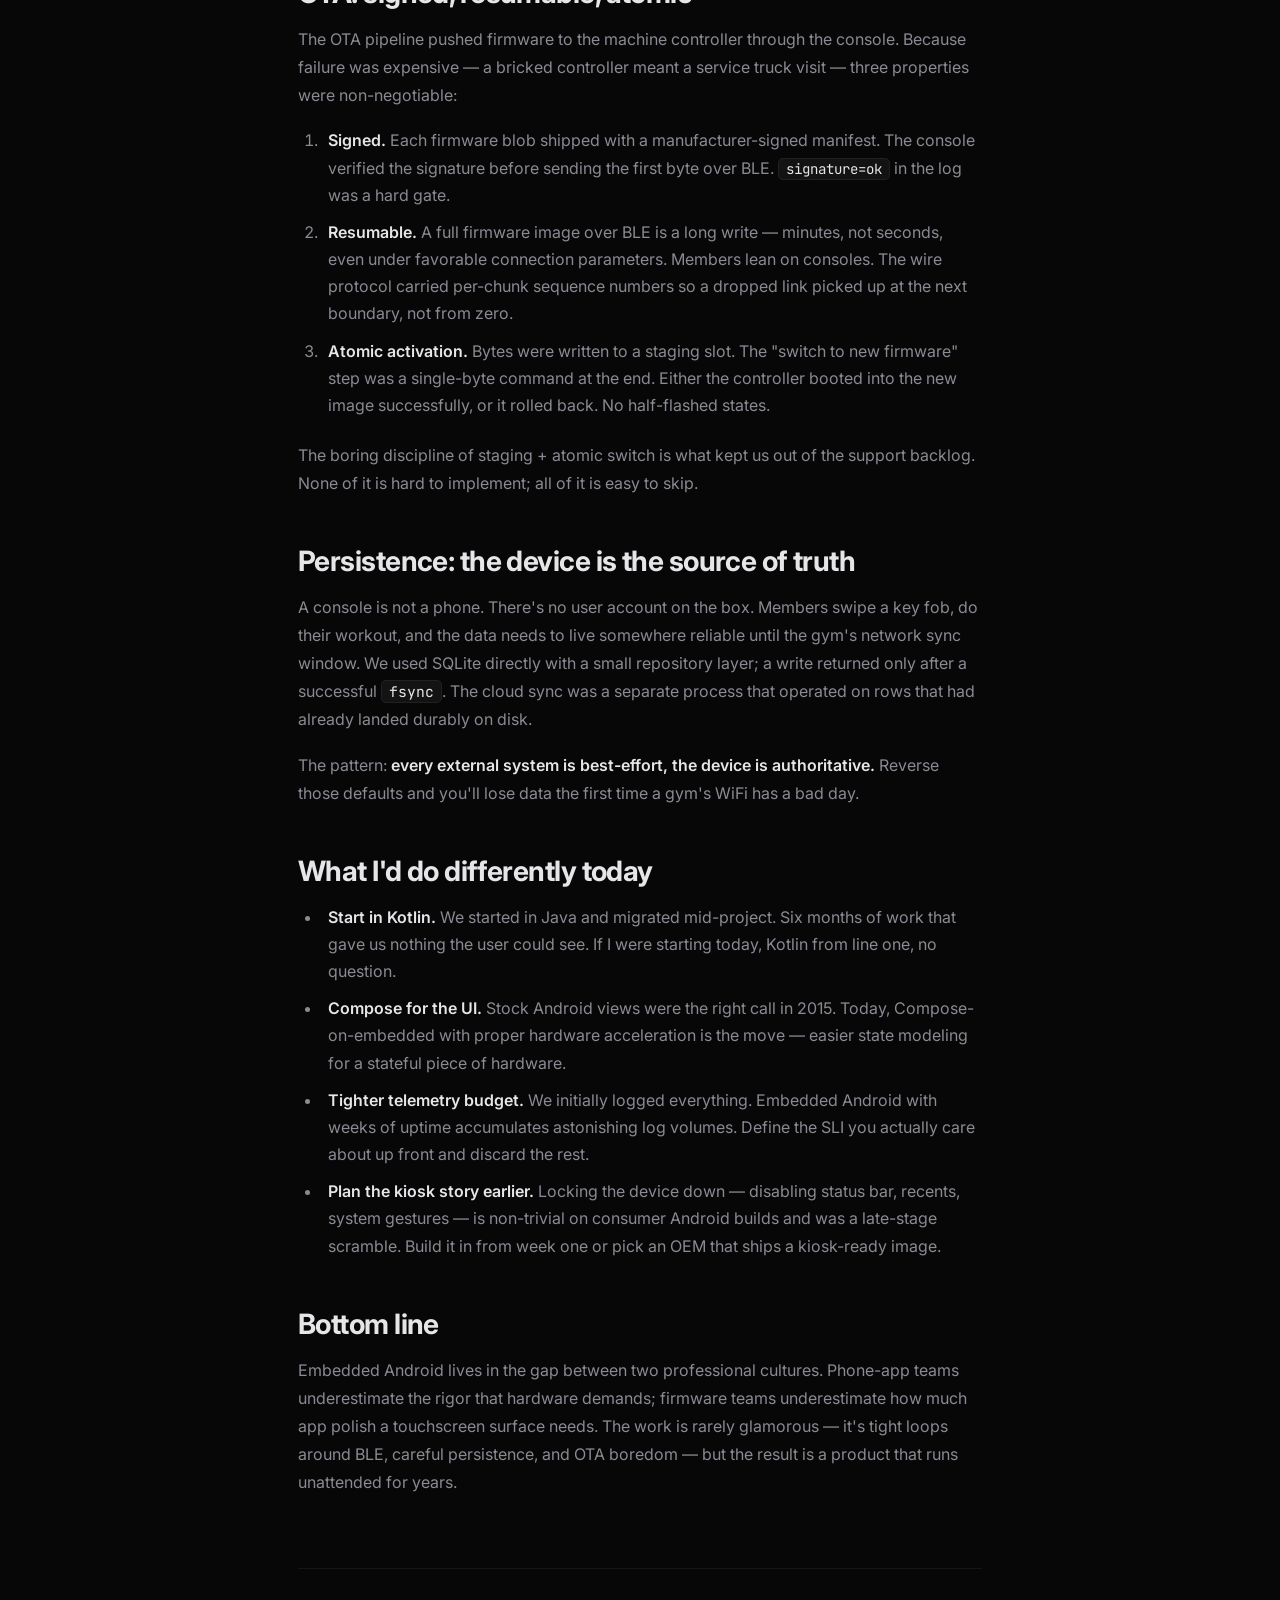
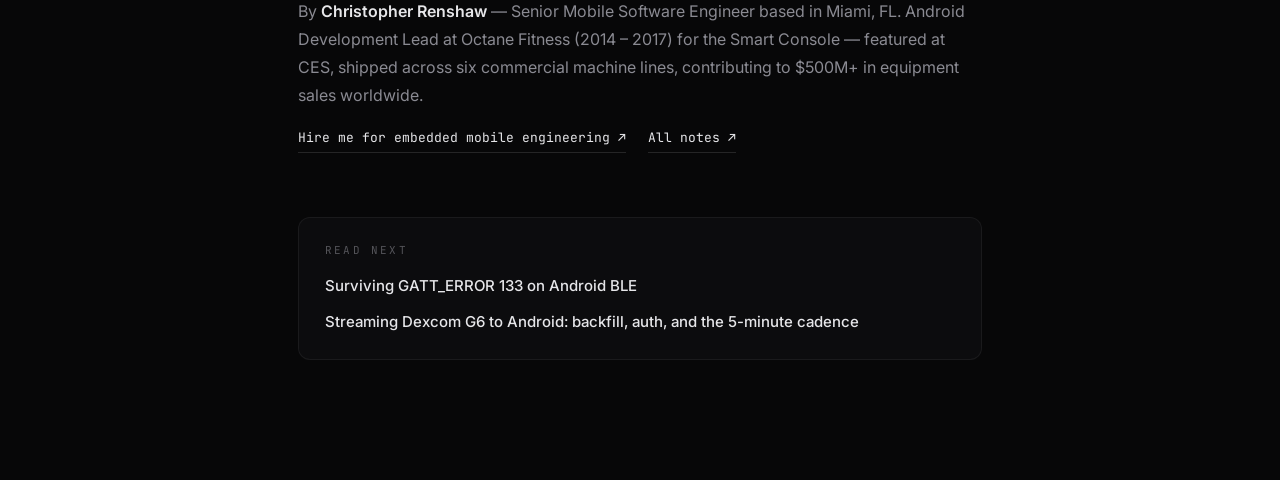
<file: notes/embedded-android-smart-console/index.html>
<!DOCTYPE html>
<html lang="en">
<head>
  <meta charset="UTF-8" />
  <meta http-equiv="X-UA-Compatible" content="IE=edge" />
  <meta name="viewport" content="width=device-width, initial-scale=1.0" />

  <title>Embedded Android: shipping a 10-inch console used in $500M of equipment — Christopher Renshaw</title>
  <meta name="description" content="What changes when an Android app stops being a phone app and becomes the operating system on a fitness machine? At Octane Fitness we migrated the Smart Console from Angular hybrid to native Android. These are the architectural decisions that survived production." />
  <meta name="keywords" content="embedded Android, Android NDK, fitness console, Octane Fitness Smart Console, BLE machine control, firmware OTA Android, Android Things, embedded Linux, Kotlin embedded" />
  <meta name="author" content="Christopher Renshaw" />
  <meta name="robots" content="index, follow, max-image-preview:large" />
  <meta name="theme-color" content="#070708" />
  <link rel="canonical" href="https://crickshaw.dev/notes/embedded-android-smart-console/" />

  <meta property="og:type" content="article" />
  <meta property="og:title" content="Embedded Android: shipping a 10-inch console used in $500M of equipment" />
  <meta property="og:description" content="The architectural decisions behind the Octane Fitness Smart Console — native Android on commercial fitness hardware." />
  <meta property="og:url" content="https://crickshaw.dev/notes/embedded-android-smart-console/" />
  <meta property="og:image" content="https://crickshaw.dev/images/profile.png" />
  <meta property="article:published_time" content="2026-04-18" />
  <meta property="article:author" content="Christopher Renshaw" />
  <meta property="article:tag" content="Embedded Android" />
  <meta property="article:tag" content="BLE" />
  <meta property="article:tag" content="Firmware OTA" />
  <meta name="twitter:card" content="summary_large_image" />
  <meta name="twitter:title" content="Embedded Android: shipping a 10-inch console" />
  <meta name="twitter:description" content="Native Android on commercial fitness hardware. The decisions that survived production." />
  <meta name="twitter:image" content="https://crickshaw.dev/images/profile.png" />

  <link rel="icon" type="image/x-icon" href="/favicon.ico" />
  <link rel="icon" type="image/png" sizes="32x32" href="/favicon-32x32.png" />
  <link rel="icon" type="image/png" sizes="192x192" href="/favicon-192x192.png" />
  <link rel="apple-touch-icon" sizes="180x180" href="/apple-touch-icon.png" />
  <link rel="manifest" href="/site.webmanifest" />

  <link rel="preconnect" href="https://fonts.googleapis.com" />
  <link rel="preconnect" href="https://fonts.gstatic.com" crossorigin />
  <link href="https://fonts.googleapis.com/css2?family=Inter:wght@300;400;500;600;700;800&family=JetBrains+Mono:wght@400;500;600&display=swap" rel="stylesheet" />
  <link rel="stylesheet" href="../../css/style.css" />

  <script type="application/ld+json">
  {
    "@context": "https://schema.org",
    "@type": "TechArticle",
    "headline": "Embedded Android: shipping a 10-inch console used in $500M of equipment",
    "description": "Architectural decisions behind the Octane Fitness Smart Console — migrating from Angular hybrid to native Android, custom BLE libraries for real-time machine control, and firmware OTA on commercial hardware.",
    "datePublished": "2026-04-18",
    "dateModified": "2026-04-18",
    "wordCount": 1100,
    "keywords": "embedded Android, Android NDK, BLE, firmware OTA, fitness console",
    "author": {
      "@type": "Person",
      "name": "Christopher Renshaw",
      "url": "https://crickshaw.dev/"
    },
    "publisher": {
      "@type": "Person",
      "name": "Christopher Renshaw"
    },
    "mainEntityOfPage": {
      "@type": "WebPage",
      "@id": "https://crickshaw.dev/notes/embedded-android-smart-console/"
    },
    "image": "https://crickshaw.dev/images/profile.png"
  }
  </script>
  <script type="application/ld+json">
  {
    "@context": "https://schema.org",
    "@type": "BreadcrumbList",
    "itemListElement": [
      { "@type": "ListItem", "position": 1, "name": "Home",  "item": "https://crickshaw.dev/" },
      { "@type": "ListItem", "position": 2, "name": "Notes", "item": "https://crickshaw.dev/notes/" },
      { "@type": "ListItem", "position": 3, "name": "Embedded Android Smart Console" }
    ]
  }
  </script>
</head>
<body>

  <div class="bg-layer" aria-hidden="true">
    <div class="bg-grid"></div>
  </div>

  <div class="post-shell">
    <header class="post-top">
      <a href="../../index.html" class="post-back">
        <svg viewBox="0 0 24 24" width="14" height="14" aria-hidden="true" fill="none" stroke="currentColor" stroke-width="1.8" stroke-linecap="round" stroke-linejoin="round"><path d="m15 18-6-6 6-6"/></svg>
        Christopher Renshaw
      </a>
      <a href="../index.html" class="post-crumb post-crumb--link">Notes</a>
    </header>

    <article class="post">
      <p class="post-kicker">Field note · Embedded Android · BLE</p>
      <h1 class="post-title">Embedded Android: shipping a 10-inch console used in <span class="accent">$500M of equipment.</span></h1>
      <p class="post-meta">
        <time datetime="2026-04-18">April 18, 2026</time>
        <span>·</span><span>10 min read</span>
        <span>·</span><span>by Christopher Renshaw</span>
      </p>

      <p class="post-lede">From 2014 to 2017 I led Android development on the Octane Fitness Smart Console — a 10-inch capacitive touchscreen embedded in six commercial machine lines (XT-One, ZR8000, Lateral X, XR6000, XT3700, XT4700). It was at CES. It powered roughly half a billion dollars in equipment sales. It is still in production after Octane's acquisition by TRUE Fitness. These are the decisions that made it stick.</p>

      <h2>The first decision: stop pretending it's a phone</h2>
      <p>The console inherited an Angular-based hybrid app running in a WebView. On paper that was reasonable — fast to iterate, web devs available. In practice the device was on twelve hours a day, garbage collected on its feet, and was responsible for actual physical hardware. WebView animations stuttered when the user adjusted resistance. Tap latency was visible. The bridge between JS and the machine controller was a black box of dropped messages.</p>
      <p>We migrated to fully native Android (Java first, then Kotlin) targeting the embedded SoC directly. UI in stock Android views, BLE in <code>BluetoothGatt</code>, machine I/O via the NDK. The migration took the better part of a year. Performance, hardware integration depth, and crash rate all improved by an order of magnitude.</p>
      <p>If you take one thing from this post: <strong>WebView is a fine choice for content surfaces, never for hardware control surfaces.</strong></p>

      <h2>The second decision: own the BLE library</h2>
      <p>The machine controller spoke a vendor BLE protocol with three custom GATT services — workout telemetry (calories, distance, speed, RPM), resistance control (write target, read actual), and OTA. We had to talk to it 20+ times per second during a workout. The off-the-shelf reactive BLE wrappers we tried added latency, hid errors, and assumed phone-app patterns that didn't apply.</p>
      <p>We wrote our own thin library on top of <code>BluetoothGatt</code>. Three rules:</p>
      <ul class="post-ul">
        <li><strong>One operation in flight, ever.</strong> A serial executor wrapping every read, write, and notification setup. The Android stack is single-threaded under the hood; pretending it isn't is the source of half of all "intermittent BLE bugs."</li>
        <li><strong>Hot stream of measurements, cold stream of control.</strong> Telemetry is a fire-hose Flow that the UI subscribes to. Resistance/incline/gradient writes are explicit one-shots that resolve to a confirmed-applied event from the controller.</li>
        <li><strong>Every operation has a hard timeout.</strong> If a write doesn't ack in 250 ms, fail it loudly. A 30-second hang on resistance change in front of a paying gym member is unacceptable.</li>
      </ul>

      <h2>OTA: signed, resumable, atomic</h2>
      <p>The OTA pipeline pushed firmware to the machine controller through the console. Because failure was expensive — a bricked controller meant a service truck visit — three properties were non-negotiable:</p>
      <ol class="post-ol">
        <li><strong>Signed.</strong> Each firmware blob shipped with a manufacturer-signed manifest. The console verified the signature before sending the first byte over BLE. <code>signature=ok</code> in the log was a hard gate.</li>
        <li><strong>Resumable.</strong> A full firmware image over BLE is a long write — minutes, not seconds, even under favorable connection parameters. Members lean on consoles. The wire protocol carried per-chunk sequence numbers so a dropped link picked up at the next boundary, not from zero.</li>
        <li><strong>Atomic activation.</strong> Bytes were written to a staging slot. The "switch to new firmware" step was a single-byte command at the end. Either the controller booted into the new image successfully, or it rolled back. No half-flashed states.</li>
      </ol>
      <p>The boring discipline of staging + atomic switch is what kept us out of the support backlog. None of it is hard to implement; all of it is easy to skip.</p>

      <h2>Persistence: the device is the source of truth</h2>
      <p>A console is not a phone. There's no user account on the box. Members swipe a key fob, do their workout, and the data needs to live somewhere reliable until the gym's network sync window. We used SQLite directly with a small repository layer; a write returned only after a successful <code>fsync</code>. The cloud sync was a separate process that operated on rows that had already landed durably on disk.</p>
      <p>The pattern: <strong>every external system is best-effort, the device is authoritative.</strong> Reverse those defaults and you'll lose data the first time a gym's WiFi has a bad day.</p>

      <h2>What I'd do differently today</h2>
      <ul class="post-ul">
        <li><strong>Start in Kotlin.</strong> We started in Java and migrated mid-project. Six months of work that gave us nothing the user could see. If I were starting today, Kotlin from line one, no question.</li>
        <li><strong>Compose for the UI.</strong> Stock Android views were the right call in 2015. Today, Compose-on-embedded with proper hardware acceleration is the move — easier state modeling for a stateful piece of hardware.</li>
        <li><strong>Tighter telemetry budget.</strong> We initially logged everything. Embedded Android with weeks of uptime accumulates astonishing log volumes. Define the SLI you actually care about up front and discard the rest.</li>
        <li><strong>Plan the kiosk story earlier.</strong> Locking the device down — disabling status bar, recents, system gestures — is non-trivial on consumer Android builds and was a late-stage scramble. Build it in from week one or pick an OEM that ships a kiosk-ready image.</li>
      </ul>

      <h2>Bottom line</h2>
      <p>Embedded Android lives in the gap between two professional cultures. Phone-app teams underestimate the rigor that hardware demands; firmware teams underestimate how much app polish a touchscreen surface needs. The work is rarely glamorous — it's tight loops around BLE, careful persistence, and OTA boredom — but the result is a product that runs unattended for years.</p>

      <footer class="post-foot">
        <p class="post-foot__bio">By <strong>Christopher Renshaw</strong> — Senior Mobile Software Engineer based in Miami, FL. Android Development Lead at Octane Fitness (2014 – 2017) for the Smart Console — featured at CES, shipped across six commercial machine lines, contributing to $500M+ in equipment sales worldwide.</p>
        <p class="post-foot__cta">
          <a href="../../index.html#contact">Hire me for embedded mobile engineering ↗</a>
          <a href="../index.html">All notes ↗</a>
        </p>
      </footer>
    </article>

    <aside class="post-related" aria-label="Related notes">
      <p class="post-kicker">Read next</p>
      <ul>
        <li><a href="../android-ble-gatt-error-133/index.html">Surviving GATT_ERROR 133 on Android BLE</a></li>
        <li><a href="../dexcom-g6-android-backfill/index.html">Streaming Dexcom G6 to Android: backfill, auth, and the 5-minute cadence</a></li>
      </ul>
    </aside>
  </div>

</body>
</html>
</file>
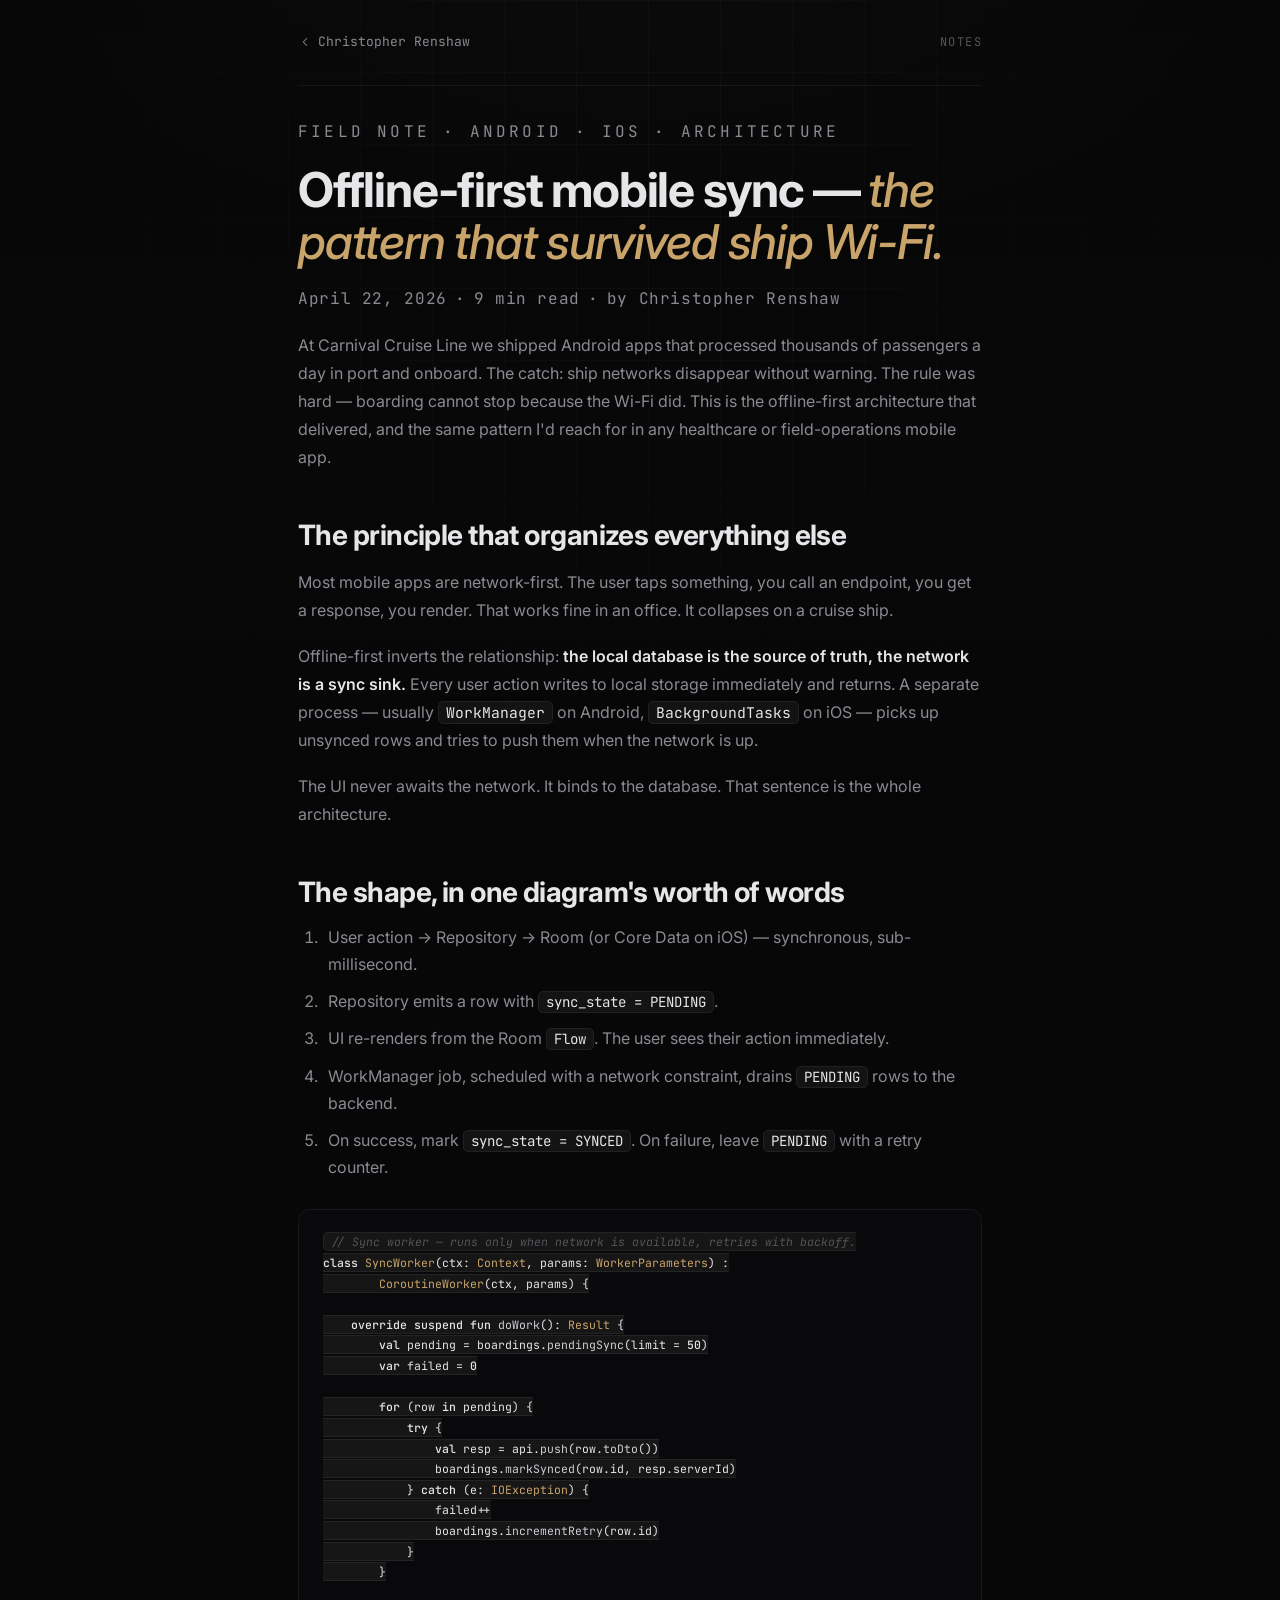
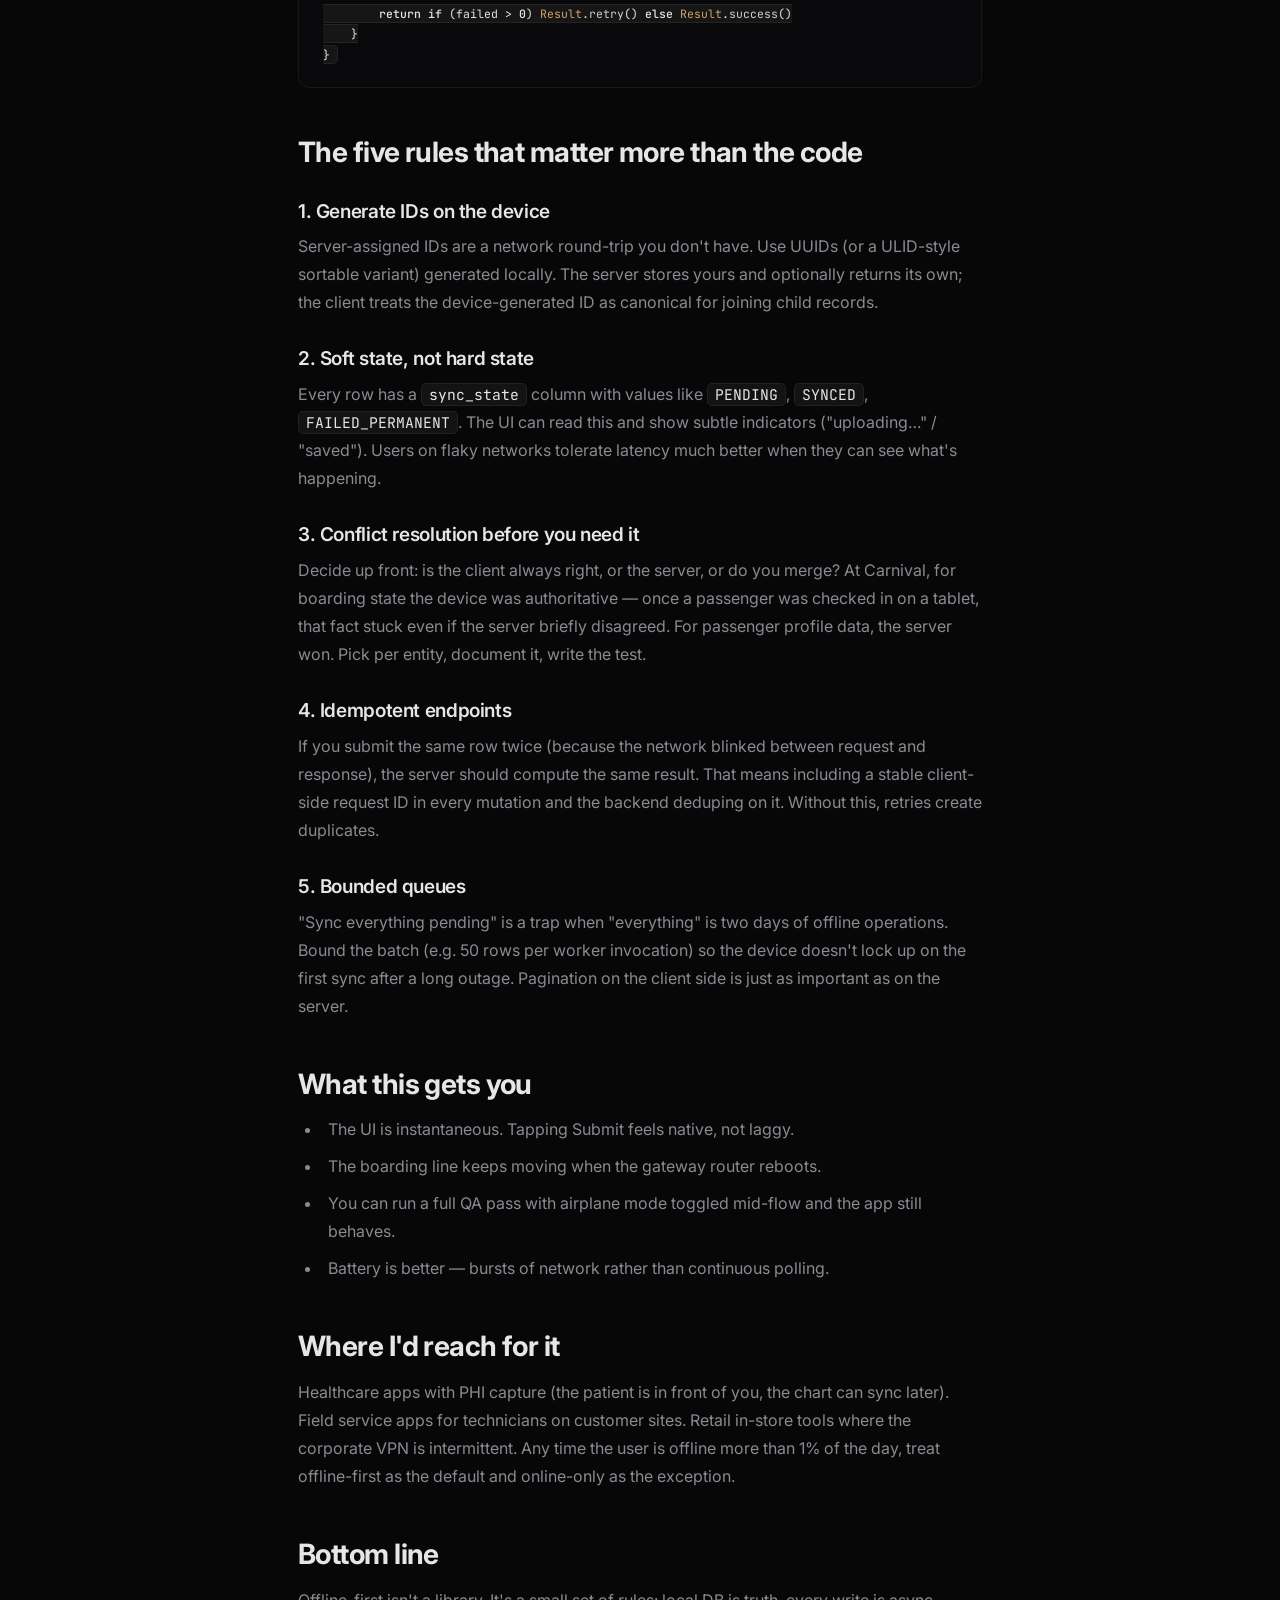
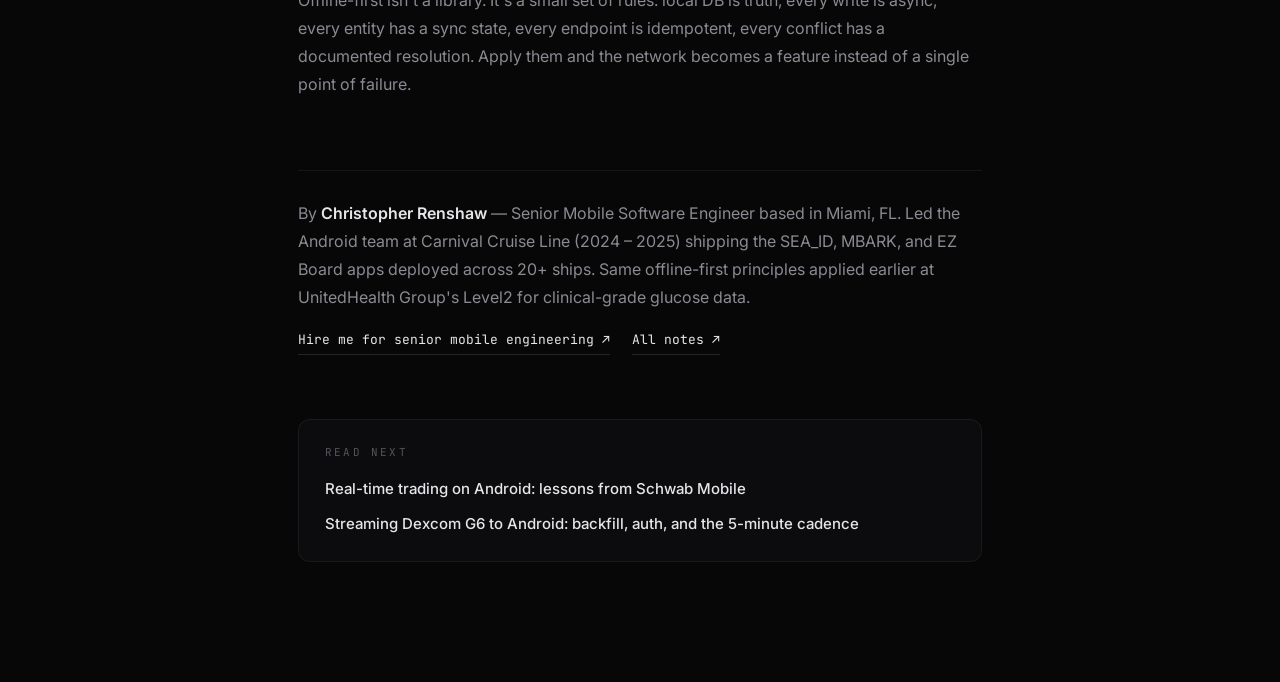
<file: notes/offline-first-mobile-sync/index.html>
<!DOCTYPE html>
<html lang="en">
<head>
  <meta charset="UTF-8" />
  <meta http-equiv="X-UA-Compatible" content="IE=edge" />
  <meta name="viewport" content="width=device-width, initial-scale=1.0" />

  <title>Offline-first mobile sync — the pattern that survived ship Wi-Fi — Christopher Renshaw</title>
  <meta name="description" content="At Carnival Cruise Line we shipped Android apps that processed thousands of passengers daily on networks that disappeared without warning. Here's the offline-first sync pattern — Room as the source of truth, WorkManager as the sink, and the conflict-resolution rules that kept the line moving." />
  <meta name="keywords" content="offline-first Android, mobile sync pattern, Room WorkManager, Android offline architecture, Carnival shipboard apps, conflict resolution mobile, Kotlin offline-first, native iOS offline sync, Core Data background sync" />
  <meta name="author" content="Christopher Renshaw" />
  <meta name="robots" content="index, follow, max-image-preview:large" />
  <meta name="theme-color" content="#070708" />
  <link rel="canonical" href="https://crickshaw.dev/notes/offline-first-mobile-sync/" />

  <meta property="og:type" content="article" />
  <meta property="og:title" content="Offline-first mobile sync — the pattern that survived ship Wi-Fi" />
  <meta property="og:description" content="Room as source of truth, WorkManager as sink, and the conflict-resolution rules that shipped at Carnival Cruise Line." />
  <meta property="og:url" content="https://crickshaw.dev/notes/offline-first-mobile-sync/" />
  <meta property="og:image" content="https://crickshaw.dev/images/profile.png" />
  <meta property="article:published_time" content="2026-04-22" />
  <meta property="article:author" content="Christopher Renshaw" />
  <meta property="article:tag" content="Android" />
  <meta property="article:tag" content="iOS" />
  <meta property="article:tag" content="Architecture" />
  <meta property="article:tag" content="Offline-first" />
  <meta name="twitter:card" content="summary_large_image" />
  <meta name="twitter:title" content="Offline-first mobile sync — the pattern" />
  <meta name="twitter:description" content="The architecture that processed thousands of Carnival passengers on flaky ship networks." />
  <meta name="twitter:image" content="https://crickshaw.dev/images/profile.png" />

  <link rel="icon" type="image/x-icon" href="/favicon.ico" />
  <link rel="icon" type="image/png" sizes="32x32" href="/favicon-32x32.png" />
  <link rel="icon" type="image/png" sizes="192x192" href="/favicon-192x192.png" />
  <link rel="apple-touch-icon" sizes="180x180" href="/apple-touch-icon.png" />
  <link rel="manifest" href="/site.webmanifest" />

  <link rel="preconnect" href="https://fonts.googleapis.com" />
  <link rel="preconnect" href="https://fonts.gstatic.com" crossorigin />
  <link href="https://fonts.googleapis.com/css2?family=Inter:wght@300;400;500;600;700;800&family=JetBrains+Mono:wght@400;500;600&display=swap" rel="stylesheet" />
  <link rel="stylesheet" href="../../css/style.css" />

  <script type="application/ld+json">
  {
    "@context": "https://schema.org",
    "@type": "TechArticle",
    "headline": "Offline-first mobile sync — the pattern that survived ship Wi-Fi",
    "description": "The offline-first architecture I led at Carnival Cruise Line — Room as the source of truth, WorkManager as the sync sink, and the conflict-resolution rules that kept embarkation moving when ship networks disappeared.",
    "datePublished": "2026-04-22",
    "dateModified": "2026-04-22",
    "wordCount": 1050,
    "keywords": "Android, iOS, offline-first, Room, WorkManager, Carnival, architecture",
    "author": {
      "@type": "Person",
      "name": "Christopher Renshaw",
      "url": "https://crickshaw.dev/"
    },
    "publisher": {
      "@type": "Person",
      "name": "Christopher Renshaw"
    },
    "mainEntityOfPage": {
      "@type": "WebPage",
      "@id": "https://crickshaw.dev/notes/offline-first-mobile-sync/"
    },
    "image": "https://crickshaw.dev/images/profile.png"
  }
  </script>
  <script type="application/ld+json">
  {
    "@context": "https://schema.org",
    "@type": "BreadcrumbList",
    "itemListElement": [
      { "@type": "ListItem", "position": 1, "name": "Home",  "item": "https://crickshaw.dev/" },
      { "@type": "ListItem", "position": 2, "name": "Notes", "item": "https://crickshaw.dev/notes/" },
      { "@type": "ListItem", "position": 3, "name": "Offline-first mobile sync" }
    ]
  }
  </script>
</head>
<body>

  <div class="bg-layer" aria-hidden="true">
    <div class="bg-grid"></div>
  </div>

  <div class="post-shell">
    <header class="post-top">
      <a href="../../index.html" class="post-back">
        <svg viewBox="0 0 24 24" width="14" height="14" aria-hidden="true" fill="none" stroke="currentColor" stroke-width="1.8" stroke-linecap="round" stroke-linejoin="round"><path d="m15 18-6-6 6-6"/></svg>
        Christopher Renshaw
      </a>
      <a href="../index.html" class="post-crumb post-crumb--link">Notes</a>
    </header>

    <article class="post">
      <p class="post-kicker">Field note · Android · iOS · Architecture</p>
      <h1 class="post-title">Offline-first mobile sync — <span class="accent">the pattern that survived ship Wi-Fi.</span></h1>
      <p class="post-meta">
        <time datetime="2026-04-22">April 22, 2026</time>
        <span>·</span><span>9 min read</span>
        <span>·</span><span>by Christopher Renshaw</span>
      </p>

      <p class="post-lede">At Carnival Cruise Line we shipped Android apps that processed thousands of passengers a day in port and onboard. The catch: ship networks disappear without warning. The rule was hard — boarding cannot stop because the Wi-Fi did. This is the offline-first architecture that delivered, and the same pattern I'd reach for in any healthcare or field-operations mobile app.</p>

      <h2>The principle that organizes everything else</h2>
      <p>Most mobile apps are network-first. The user taps something, you call an endpoint, you get a response, you render. That works fine in an office. It collapses on a cruise ship.</p>
      <p>Offline-first inverts the relationship: <strong>the local database is the source of truth, the network is a sync sink.</strong> Every user action writes to local storage immediately and returns. A separate process — usually <code>WorkManager</code> on Android, <code>BackgroundTasks</code> on iOS — picks up unsynced rows and tries to push them when the network is up.</p>
      <p>The UI never awaits the network. It binds to the database. That sentence is the whole architecture.</p>

      <h2>The shape, in one diagram's worth of words</h2>
      <ol class="post-ol">
        <li>User action → Repository → Room (or Core Data on iOS) — synchronous, sub-millisecond.</li>
        <li>Repository emits a row with <code>sync_state = PENDING</code>.</li>
        <li>UI re-renders from the Room <code>Flow</code>. The user sees their action immediately.</li>
        <li>WorkManager job, scheduled with a network constraint, drains <code>PENDING</code> rows to the backend.</li>
        <li>On success, mark <code>sync_state = SYNCED</code>. On failure, leave <code>PENDING</code> with a retry counter.</li>
      </ol>

      <pre class="code-pane is-active"><code><span class="t-c">// Sync worker — runs only when network is available, retries with backoff.</span>
<span class="t-k">class</span> <span class="t-t">SyncWorker</span>(ctx: <span class="t-t">Context</span>, params: <span class="t-t">WorkerParameters</span>) :
        <span class="t-t">CoroutineWorker</span>(ctx, params) {

    <span class="t-k">override suspend fun</span> <span class="t-f">doWork</span>(): <span class="t-t">Result</span> {
        <span class="t-k">val</span> pending = boardings.<span class="t-f">pendingSync</span>(limit = <span class="t-k">50</span>)
        <span class="t-k">var</span> failed = <span class="t-k">0</span>

        <span class="t-k">for</span> (row <span class="t-k">in</span> pending) {
            <span class="t-k">try</span> {
                <span class="t-k">val</span> resp = api.<span class="t-f">push</span>(row.<span class="t-f">toDto</span>())
                boardings.<span class="t-f">markSynced</span>(row.id, resp.serverId)
            } <span class="t-k">catch</span> (e: <span class="t-t">IOException</span>) {
                failed++
                boardings.<span class="t-f">incrementRetry</span>(row.id)
            }
        }

        <span class="t-k">return if</span> (failed &gt; <span class="t-k">0</span>) <span class="t-t">Result</span>.<span class="t-f">retry</span>() <span class="t-k">else</span> <span class="t-t">Result</span>.<span class="t-f">success</span>()
    }
}</code></pre>

      <h2>The five rules that matter more than the code</h2>

      <h3>1. Generate IDs on the device</h3>
      <p>Server-assigned IDs are a network round-trip you don't have. Use UUIDs (or a ULID-style sortable variant) generated locally. The server stores yours and optionally returns its own; the client treats the device-generated ID as canonical for joining child records.</p>

      <h3>2. Soft state, not hard state</h3>
      <p>Every row has a <code>sync_state</code> column with values like <code>PENDING</code>, <code>SYNCED</code>, <code>FAILED_PERMANENT</code>. The UI can read this and show subtle indicators ("uploading…" / "saved"). Users on flaky networks tolerate latency much better when they can see what's happening.</p>

      <h3>3. Conflict resolution before you need it</h3>
      <p>Decide up front: is the client always right, or the server, or do you merge? At Carnival, for boarding state the device was authoritative — once a passenger was checked in on a tablet, that fact stuck even if the server briefly disagreed. For passenger profile data, the server won. Pick per entity, document it, write the test.</p>

      <h3>4. Idempotent endpoints</h3>
      <p>If you submit the same row twice (because the network blinked between request and response), the server should compute the same result. That means including a stable client-side request ID in every mutation and the backend deduping on it. Without this, retries create duplicates.</p>

      <h3>5. Bounded queues</h3>
      <p>"Sync everything pending" is a trap when "everything" is two days of offline operations. Bound the batch (e.g. 50 rows per worker invocation) so the device doesn't lock up on the first sync after a long outage. Pagination on the client side is just as important as on the server.</p>

      <h2>What this gets you</h2>
      <ul class="post-ul">
        <li>The UI is instantaneous. Tapping Submit feels native, not laggy.</li>
        <li>The boarding line keeps moving when the gateway router reboots.</li>
        <li>You can run a full QA pass with airplane mode toggled mid-flow and the app still behaves.</li>
        <li>Battery is better — bursts of network rather than continuous polling.</li>
      </ul>

      <h2>Where I'd reach for it</h2>
      <p>Healthcare apps with PHI capture (the patient is in front of you, the chart can sync later). Field service apps for technicians on customer sites. Retail in-store tools where the corporate VPN is intermittent. Any time the user is offline more than 1% of the day, treat offline-first as the default and online-only as the exception.</p>

      <h2>Bottom line</h2>
      <p>Offline-first isn't a library. It's a small set of rules: local DB is truth, every write is async, every entity has a sync state, every endpoint is idempotent, every conflict has a documented resolution. Apply them and the network becomes a feature instead of a single point of failure.</p>

      <footer class="post-foot">
        <p class="post-foot__bio">By <strong>Christopher Renshaw</strong> — Senior Mobile Software Engineer based in Miami, FL. Led the Android team at Carnival Cruise Line (2024 – 2025) shipping the SEA_ID, MBARK, and EZ Board apps deployed across 20+ ships. Same offline-first principles applied earlier at UnitedHealth Group's Level2 for clinical-grade glucose data.</p>
        <p class="post-foot__cta">
          <a href="../../index.html#contact">Hire me for senior mobile engineering ↗</a>
          <a href="../index.html">All notes ↗</a>
        </p>
      </footer>
    </article>

    <aside class="post-related" aria-label="Related notes">
      <p class="post-kicker">Read next</p>
      <ul>
        <li><a href="../realtime-trading-android-fintech/index.html">Real-time trading on Android: lessons from Schwab Mobile</a></li>
        <li><a href="../dexcom-g6-android-backfill/index.html">Streaming Dexcom G6 to Android: backfill, auth, and the 5-minute cadence</a></li>
      </ul>
    </aside>
  </div>

</body>
</html>
</file>
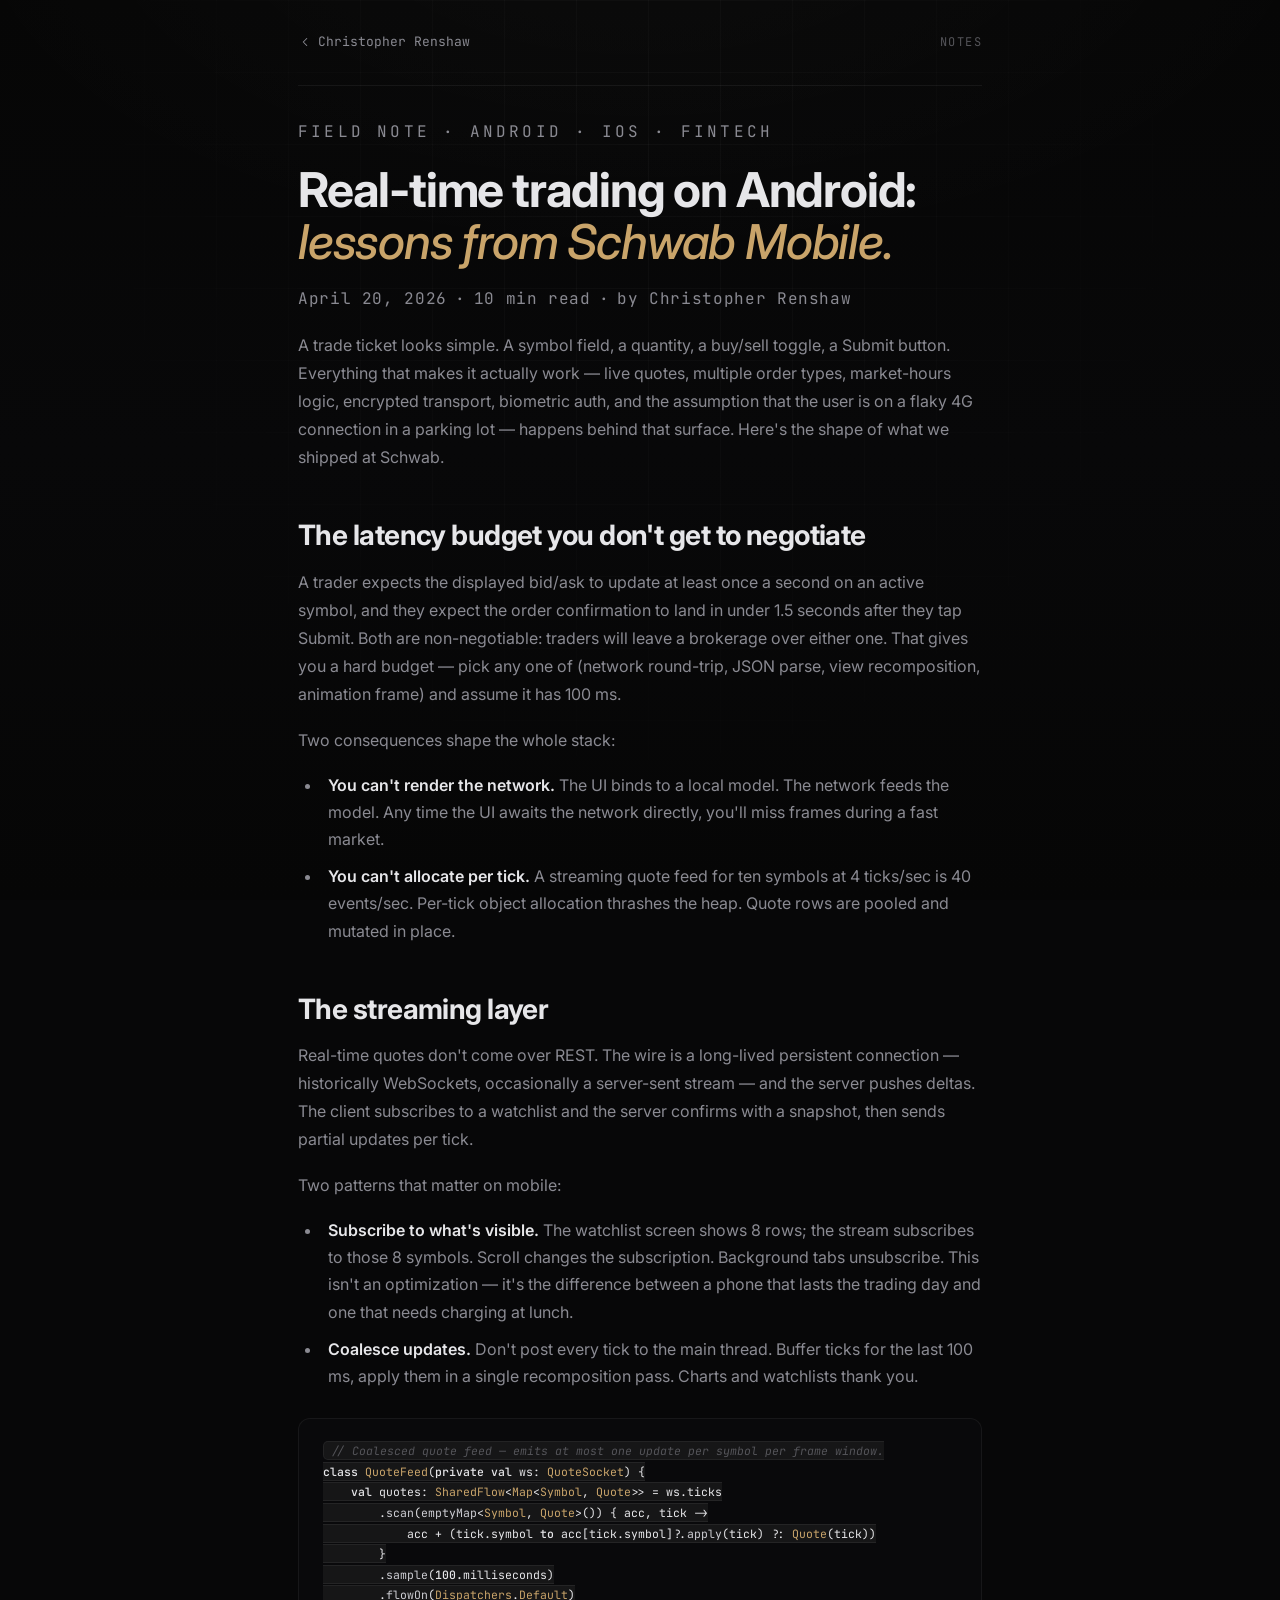
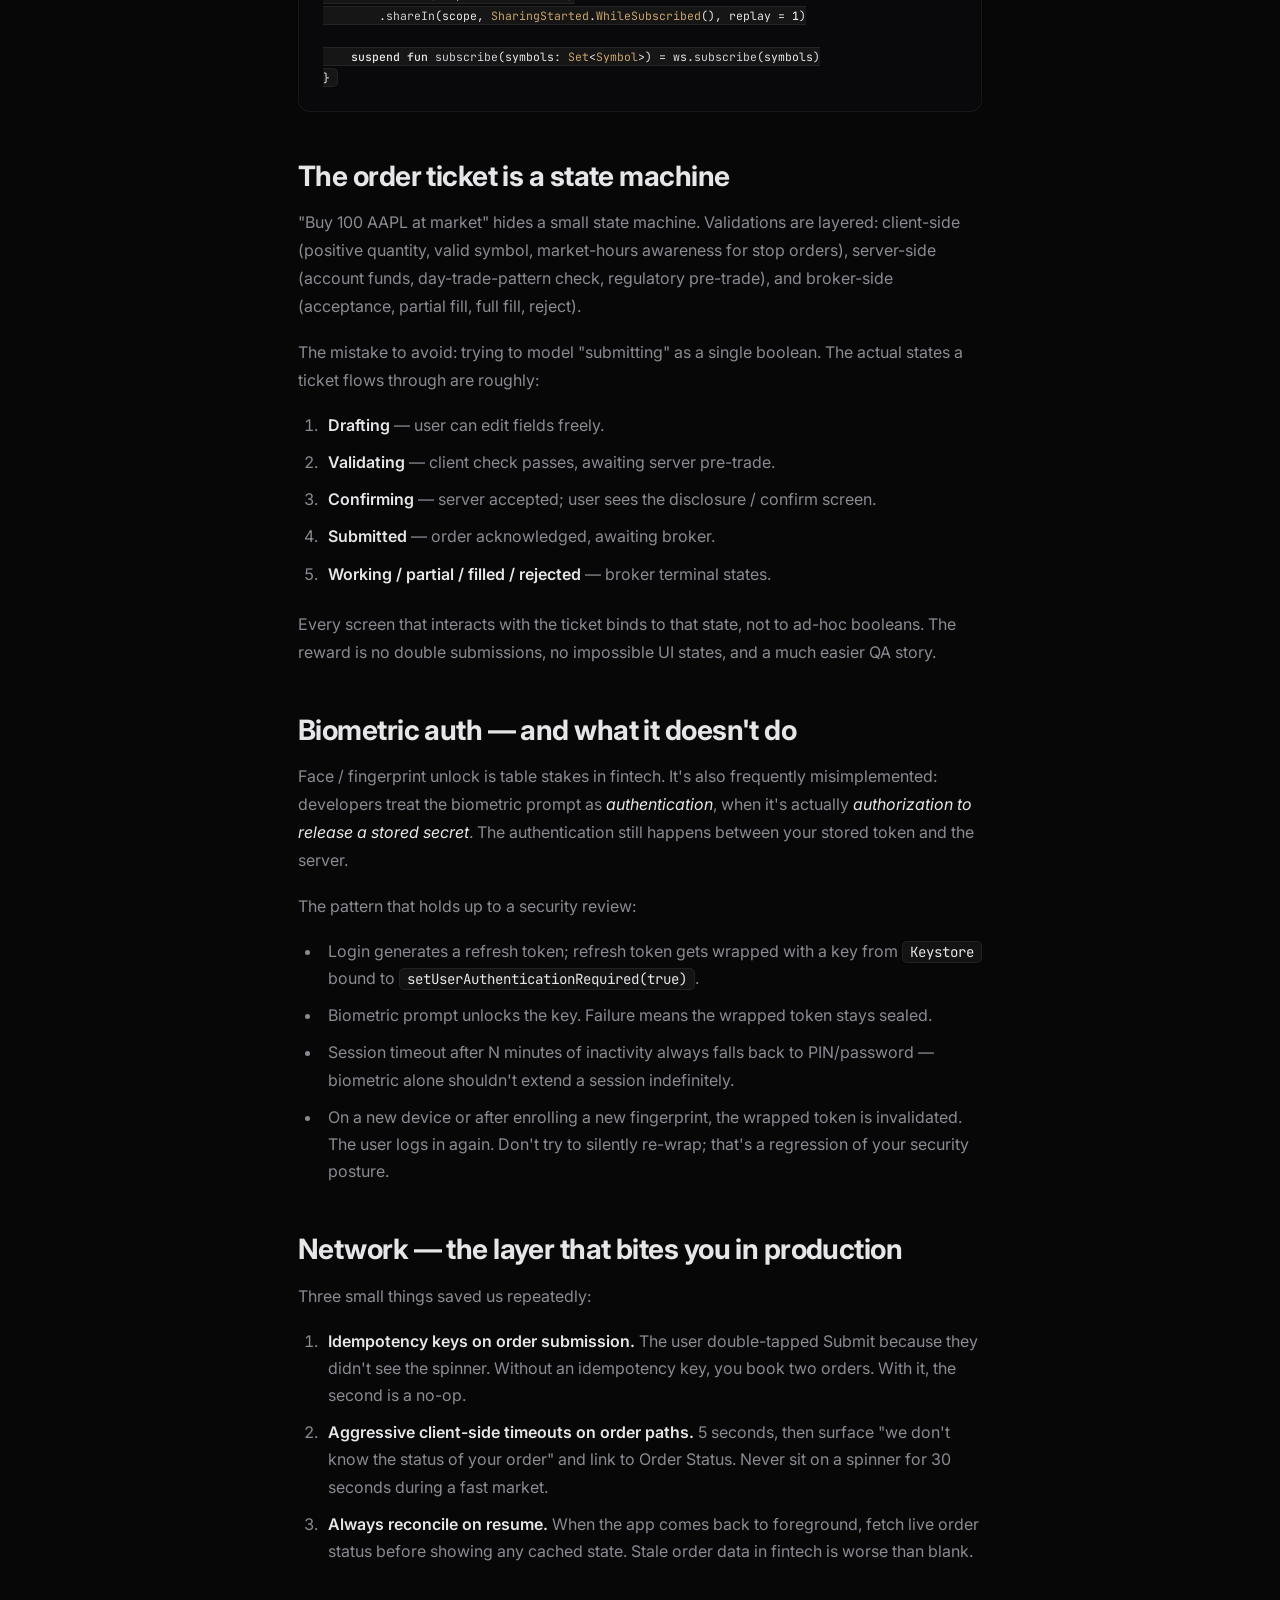
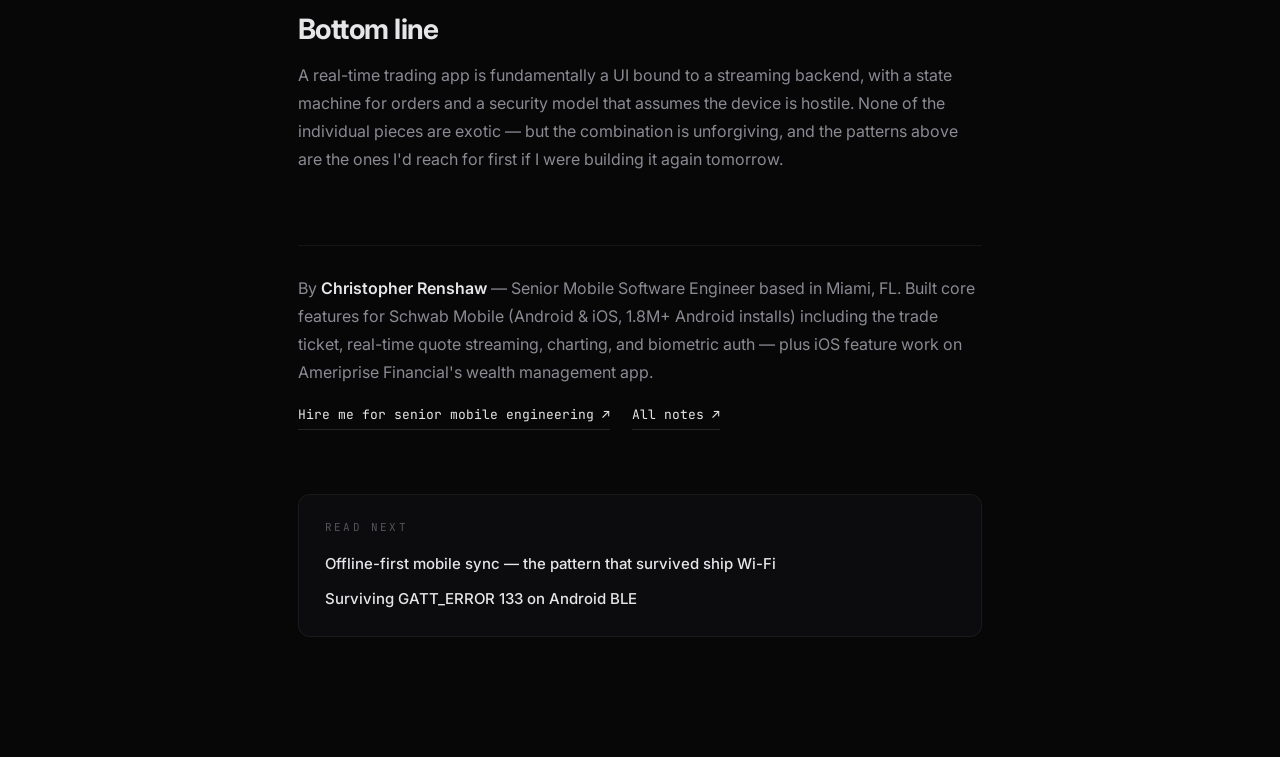
<file: notes/realtime-trading-android-fintech/index.html>
<!DOCTYPE html>
<html lang="en">
<head>
  <meta charset="UTF-8" />
  <meta http-equiv="X-UA-Compatible" content="IE=edge" />
  <meta name="viewport" content="width=device-width, initial-scale=1.0" />

  <title>Real-time trading on Android: lessons from Schwab Mobile — Christopher Renshaw</title>
  <meta name="description" content="What it actually takes to ship a real-time trade ticket on Android — quote streaming, order types, latency budgets, biometric auth, and the patterns that make a Fortune 500 fintech app trustworthy on a 4G connection." />
  <meta name="keywords" content="Android trading app, real-time market data Android, Schwab Mobile, Kotlin fintech, biometric authentication Android, mobile fintech architecture, MVVM trading UI, Android streaming quotes" />
  <meta name="author" content="Christopher Renshaw" />
  <meta name="robots" content="index, follow, max-image-preview:large" />
  <meta name="theme-color" content="#070708" />
  <link rel="canonical" href="https://crickshaw.dev/notes/realtime-trading-android-fintech/" />

  <meta property="og:type" content="article" />
  <meta property="og:title" content="Real-time trading on Android: lessons from Schwab Mobile" />
  <meta property="og:description" content="Quote streaming, order types, latency budgets, biometric auth — the architecture behind a Fortune 500 mobile trading app." />
  <meta property="og:url" content="https://crickshaw.dev/notes/realtime-trading-android-fintech/" />
  <meta property="og:image" content="https://crickshaw.dev/images/profile.png" />
  <meta property="article:published_time" content="2026-04-20" />
  <meta property="article:author" content="Christopher Renshaw" />
  <meta property="article:tag" content="Android" />
  <meta property="article:tag" content="iOS" />
  <meta property="article:tag" content="Fintech" />
  <meta property="article:tag" content="Kotlin" />
  <meta name="twitter:card" content="summary_large_image" />
  <meta name="twitter:title" content="Real-time trading on Android: Schwab lessons" />
  <meta name="twitter:description" content="The architecture behind a Fortune 500 mobile trading app." />
  <meta name="twitter:image" content="https://crickshaw.dev/images/profile.png" />

  <link rel="icon" type="image/x-icon" href="/favicon.ico" />
  <link rel="icon" type="image/png" sizes="32x32" href="/favicon-32x32.png" />
  <link rel="icon" type="image/png" sizes="192x192" href="/favicon-192x192.png" />
  <link rel="apple-touch-icon" sizes="180x180" href="/apple-touch-icon.png" />
  <link rel="manifest" href="/site.webmanifest" />

  <link rel="preconnect" href="https://fonts.googleapis.com" />
  <link rel="preconnect" href="https://fonts.gstatic.com" crossorigin />
  <link href="https://fonts.googleapis.com/css2?family=Inter:wght@300;400;500;600;700;800&family=JetBrains+Mono:wght@400;500;600&display=swap" rel="stylesheet" />
  <link rel="stylesheet" href="../../css/style.css" />

  <script type="application/ld+json">
  {
    "@context": "https://schema.org",
    "@type": "TechArticle",
    "headline": "Real-time trading on Android: lessons from Schwab Mobile",
    "description": "What it takes to ship a real-time trade ticket on Android — quote streaming architecture, order type handling, latency budgets, biometric authentication, and the patterns that make a Fortune 500 fintech app trustworthy on a mobile network.",
    "datePublished": "2026-04-20",
    "dateModified": "2026-04-20",
    "wordCount": 1090,
    "keywords": "Android, iOS, fintech, Kotlin, real-time market data, Schwab",
    "author": {
      "@type": "Person",
      "name": "Christopher Renshaw",
      "url": "https://crickshaw.dev/"
    },
    "publisher": {
      "@type": "Person",
      "name": "Christopher Renshaw"
    },
    "mainEntityOfPage": {
      "@type": "WebPage",
      "@id": "https://crickshaw.dev/notes/realtime-trading-android-fintech/"
    },
    "image": "https://crickshaw.dev/images/profile.png"
  }
  </script>
  <script type="application/ld+json">
  {
    "@context": "https://schema.org",
    "@type": "BreadcrumbList",
    "itemListElement": [
      { "@type": "ListItem", "position": 1, "name": "Home",  "item": "https://crickshaw.dev/" },
      { "@type": "ListItem", "position": 2, "name": "Notes", "item": "https://crickshaw.dev/notes/" },
      { "@type": "ListItem", "position": 3, "name": "Real-time trading on Android" }
    ]
  }
  </script>
</head>
<body>

  <div class="bg-layer" aria-hidden="true">
    <div class="bg-grid"></div>
  </div>

  <div class="post-shell">
    <header class="post-top">
      <a href="../../index.html" class="post-back">
        <svg viewBox="0 0 24 24" width="14" height="14" aria-hidden="true" fill="none" stroke="currentColor" stroke-width="1.8" stroke-linecap="round" stroke-linejoin="round"><path d="m15 18-6-6 6-6"/></svg>
        Christopher Renshaw
      </a>
      <a href="../index.html" class="post-crumb post-crumb--link">Notes</a>
    </header>

    <article class="post">
      <p class="post-kicker">Field note · Android · iOS · Fintech</p>
      <h1 class="post-title">Real-time trading on Android: <span class="accent">lessons from Schwab Mobile.</span></h1>
      <p class="post-meta">
        <time datetime="2026-04-20">April 20, 2026</time>
        <span>·</span><span>10 min read</span>
        <span>·</span><span>by Christopher Renshaw</span>
      </p>

      <p class="post-lede">A trade ticket looks simple. A symbol field, a quantity, a buy/sell toggle, a Submit button. Everything that makes it actually work — live quotes, multiple order types, market-hours logic, encrypted transport, biometric auth, and the assumption that the user is on a flaky 4G connection in a parking lot — happens behind that surface. Here's the shape of what we shipped at Schwab.</p>

      <h2>The latency budget you don't get to negotiate</h2>
      <p>A trader expects the displayed bid/ask to update at least once a second on an active symbol, and they expect the order confirmation to land in under 1.5 seconds after they tap Submit. Both are non-negotiable: traders will leave a brokerage over either one. That gives you a hard budget — pick any one of (network round-trip, JSON parse, view recomposition, animation frame) and assume it has 100 ms.</p>
      <p>Two consequences shape the whole stack:</p>
      <ul class="post-ul">
        <li><strong>You can't render the network.</strong> The UI binds to a local model. The network feeds the model. Any time the UI awaits the network directly, you'll miss frames during a fast market.</li>
        <li><strong>You can't allocate per tick.</strong> A streaming quote feed for ten symbols at 4 ticks/sec is 40 events/sec. Per-tick object allocation thrashes the heap. Quote rows are pooled and mutated in place.</li>
      </ul>

      <h2>The streaming layer</h2>
      <p>Real-time quotes don't come over REST. The wire is a long-lived persistent connection — historically WebSockets, occasionally a server-sent stream — and the server pushes deltas. The client subscribes to a watchlist and the server confirms with a snapshot, then sends partial updates per tick.</p>
      <p>Two patterns that matter on mobile:</p>
      <ul class="post-ul">
        <li><strong>Subscribe to what's visible.</strong> The watchlist screen shows 8 rows; the stream subscribes to those 8 symbols. Scroll changes the subscription. Background tabs unsubscribe. This isn't an optimization — it's the difference between a phone that lasts the trading day and one that needs charging at lunch.</li>
        <li><strong>Coalesce updates.</strong> Don't post every tick to the main thread. Buffer ticks for the last 100 ms, apply them in a single recomposition pass. Charts and watchlists thank you.</li>
      </ul>

      <pre class="code-pane is-active"><code><span class="t-c">// Coalesced quote feed — emits at most one update per symbol per frame window.</span>
<span class="t-k">class</span> <span class="t-t">QuoteFeed</span>(<span class="t-k">private val</span> ws: <span class="t-t">QuoteSocket</span>) {
    <span class="t-k">val</span> quotes: <span class="t-t">SharedFlow</span>&lt;<span class="t-t">Map</span>&lt;<span class="t-t">Symbol</span>, <span class="t-t">Quote</span>&gt;&gt; = ws.ticks
        .<span class="t-f">scan</span>(<span class="t-f">emptyMap</span>&lt;<span class="t-t">Symbol</span>, <span class="t-t">Quote</span>&gt;()) { acc, tick -&gt;
            acc + (tick.symbol <span class="t-k">to</span> acc[tick.symbol]?.<span class="t-f">apply</span>(tick) ?: <span class="t-t">Quote</span>(tick))
        }
        .<span class="t-f">sample</span>(<span class="t-k">100.</span>milliseconds)
        .<span class="t-f">flowOn</span>(<span class="t-t">Dispatchers</span>.<span class="t-t">Default</span>)
        .<span class="t-f">shareIn</span>(scope, <span class="t-t">SharingStarted</span>.<span class="t-t">WhileSubscribed</span>(), replay = <span class="t-k">1</span>)

    <span class="t-k">suspend fun</span> <span class="t-f">subscribe</span>(symbols: <span class="t-t">Set</span>&lt;<span class="t-t">Symbol</span>&gt;) = ws.<span class="t-f">subscribe</span>(symbols)
}</code></pre>

      <h2>The order ticket is a state machine</h2>
      <p>"Buy 100 AAPL at market" hides a small state machine. Validations are layered: client-side (positive quantity, valid symbol, market-hours awareness for stop orders), server-side (account funds, day-trade-pattern check, regulatory pre-trade), and broker-side (acceptance, partial fill, full fill, reject).</p>
      <p>The mistake to avoid: trying to model "submitting" as a single boolean. The actual states a ticket flows through are roughly:</p>
      <ol class="post-ol">
        <li><strong>Drafting</strong> — user can edit fields freely.</li>
        <li><strong>Validating</strong> — client check passes, awaiting server pre-trade.</li>
        <li><strong>Confirming</strong> — server accepted; user sees the disclosure / confirm screen.</li>
        <li><strong>Submitted</strong> — order acknowledged, awaiting broker.</li>
        <li><strong>Working / partial / filled / rejected</strong> — broker terminal states.</li>
      </ol>
      <p>Every screen that interacts with the ticket binds to that state, not to ad-hoc booleans. The reward is no double submissions, no impossible UI states, and a much easier QA story.</p>

      <h2>Biometric auth — and what it doesn't do</h2>
      <p>Face / fingerprint unlock is table stakes in fintech. It's also frequently misimplemented: developers treat the biometric prompt as <em>authentication</em>, when it's actually <em>authorization to release a stored secret</em>. The authentication still happens between your stored token and the server.</p>
      <p>The pattern that holds up to a security review:</p>
      <ul class="post-ul">
        <li>Login generates a refresh token; refresh token gets wrapped with a key from <code>Keystore</code> bound to <code>setUserAuthenticationRequired(true)</code>.</li>
        <li>Biometric prompt unlocks the key. Failure means the wrapped token stays sealed.</li>
        <li>Session timeout after N minutes of inactivity always falls back to PIN/password — biometric alone shouldn't extend a session indefinitely.</li>
        <li>On a new device or after enrolling a new fingerprint, the wrapped token is invalidated. The user logs in again. Don't try to silently re-wrap; that's a regression of your security posture.</li>
      </ul>

      <h2>Network — the layer that bites you in production</h2>
      <p>Three small things saved us repeatedly:</p>
      <ol class="post-ol">
        <li><strong>Idempotency keys on order submission.</strong> The user double-tapped Submit because they didn't see the spinner. Without an idempotency key, you book two orders. With it, the second is a no-op.</li>
        <li><strong>Aggressive client-side timeouts on order paths.</strong> 5 seconds, then surface "we don't know the status of your order" and link to Order Status. Never sit on a spinner for 30 seconds during a fast market.</li>
        <li><strong>Always reconcile on resume.</strong> When the app comes back to foreground, fetch live order status before showing any cached state. Stale order data in fintech is worse than blank.</li>
      </ol>

      <h2>Bottom line</h2>
      <p>A real-time trading app is fundamentally a UI bound to a streaming backend, with a state machine for orders and a security model that assumes the device is hostile. None of the individual pieces are exotic — but the combination is unforgiving, and the patterns above are the ones I'd reach for first if I were building it again tomorrow.</p>

      <footer class="post-foot">
        <p class="post-foot__bio">By <strong>Christopher Renshaw</strong> — Senior Mobile Software Engineer based in Miami, FL. Built core features for Schwab Mobile (Android &amp; iOS, 1.8M+ Android installs) including the trade ticket, real-time quote streaming, charting, and biometric auth — plus iOS feature work on Ameriprise Financial's wealth management app.</p>
        <p class="post-foot__cta">
          <a href="../../index.html#contact">Hire me for senior mobile engineering ↗</a>
          <a href="../index.html">All notes ↗</a>
        </p>
      </footer>
    </article>

    <aside class="post-related" aria-label="Related notes">
      <p class="post-kicker">Read next</p>
      <ul>
        <li><a href="../offline-first-mobile-sync/index.html">Offline-first mobile sync — the pattern that survived ship Wi-Fi</a></li>
        <li><a href="../android-ble-gatt-error-133/index.html">Surviving GATT_ERROR 133 on Android BLE</a></li>
      </ul>
    </aside>
  </div>

</body>
</html>
</file>
<file: css/style.css>
/* =====================================================================
   Christopher Renshaw — Portfolio
   Monochrome dark · single amber accent · senior/tech-strong
   ===================================================================== */

:root {
  /* Surfaces */
  --bg-0: #070708;
  --bg-1: #0c0c0e;
  --bg-2: #111114;
  --surface: rgba(255, 255, 255, 0.03);
  --surface-hi: rgba(255, 255, 255, 0.05);
  --border: rgba(255, 255, 255, 0.06);
  --border-hi: rgba(255, 255, 255, 0.12);

  /* Ink */
  --text: #e6e6e9;
  --text-dim: #8a8a92;
  --text-mute: #545459;

  /* A single, restrained accent — warm champagne */
  --accent: #c9a46a;
  --accent-dim: #8a7349;
  --accent-glow: rgba(201, 164, 106, 0.14);

  /* Terminal tokens */
  --term-bg: #09090b;
  --term-ink: #c7c7cd;
  --term-mute: #54545b;
  --term-hi: #f1f1f3;
  --term-i: #8a8a92;
  --term-w: #c9a46a;
  --term-ok: #a7c1a0;

  --radius-sm: 8px;
  --radius: 12px;
  --radius-lg: 18px;

  --sidebar-w: 300px;

  --ease: cubic-bezier(.2,.8,.2,1);

  --font-sans: 'Inter', -apple-system, BlinkMacSystemFont, 'Segoe UI', Roboto, Arial, sans-serif;
  --font-mono: 'JetBrains Mono', ui-monospace, SFMono-Regular, Menlo, Consolas, monospace;
}

/* -------- Reset / Base -------- */
*,
*::before,
*::after { box-sizing: border-box; }

html { scroll-behavior: smooth; -webkit-text-size-adjust: 100%; }

body {
  margin: 0;
  min-height: 100vh;
  font-family: var(--font-sans);
  font-size: 16px;
  line-height: 1.6;
  color: var(--text);
  background: var(--bg-0);
  overflow-x: hidden;
  -webkit-font-smoothing: antialiased;
  -moz-osx-font-smoothing: grayscale;
  text-rendering: optimizeLegibility;
}

img { max-width: 100%; display: block; }
a { color: inherit; text-decoration: none; }
button { font: inherit; cursor: pointer; }
ul, ol { list-style: none; margin: 0; padding: 0; }
h1, h2, h3, h4 { margin: 0; font-weight: 700; letter-spacing: -0.02em; line-height: 1.15; }
p { margin: 0; }

::selection { background: var(--accent); color: #0a0a0a; }

/* -------- Background -------- */
.bg-layer {
  position: fixed; inset: 0;
  z-index: -1;
  background:
    radial-gradient(1200px 600px at 50% -10%, rgba(255,255,255,.022), transparent 60%),
    linear-gradient(180deg, #060606 0%, #080809 50%, #060606 100%);
  overflow: hidden;
}
.bg-grid {
  position: absolute; inset: 0;
  background-image:
    linear-gradient(to right, rgba(255,255,255,0.03) 1px, transparent 1px),
    linear-gradient(to bottom, rgba(255,255,255,0.03) 1px, transparent 1px);
  background-size: 72px 72px;
  mask-image: radial-gradient(ellipse at 50% 20%, #000 0%, transparent 70%);
}
.bg-orb { display: none; }

/* -------- Layout -------- */
.sidebar {
  position: fixed;
  top: 0; left: 0; bottom: 0;
  width: var(--sidebar-w);
  padding: 28px 22px;
  border-right: 1px solid var(--border);
  background: linear-gradient(180deg, rgba(10,10,12,.9) 0%, rgba(10,10,12,.75) 100%);
  backdrop-filter: blur(18px);
  -webkit-backdrop-filter: blur(18px);
  z-index: 20;
  display: flex;
  transition: transform .4s var(--ease);
}
.sidebar__inner {
  display: flex; flex-direction: column; gap: 28px;
  width: 100%;
  overflow-y: auto;
  scrollbar-width: thin;
  scrollbar-color: rgba(255,255,255,.08) transparent;
}
.sidebar__inner::-webkit-scrollbar { width: 6px; }
.sidebar__inner::-webkit-scrollbar-thumb { background: rgba(255,255,255,.08); border-radius: 3px; }

.main {
  margin-left: var(--sidebar-w);
  padding: 0 clamp(24px, 6vw, 96px);
}

/* -------- Sidebar content -------- */
.profile { text-align: center; }
.profile__avatar {
  position: relative;
  width: 150px; height: 150px;
  margin: 0 auto 18px;
  border-radius: 50%;
  background: var(--bg-1);
  box-shadow: 0 10px 40px -12px rgba(0,0,0,.6);
}
.profile__avatar img {
  width: 100%; height: 100%;
  border-radius: 50%;
  object-fit: cover;
  object-position: 30% 35%;
  background: var(--bg-1);
  border: 1px solid rgba(255,255,255,.1);
}

.profile__name { font-size: 19px; font-weight: 700; letter-spacing: -0.01em; }
.profile__title { color: var(--text-dim); font-size: 14px; margin-top: 4px; }
.profile__sub   { color: var(--text-mute); font-size: 12px; font-family: var(--font-mono); margin-top: 6px; letter-spacing: .02em; }
.profile__loc   {
  display: inline-flex; align-items: center; gap: 6px;
  margin-top: 14px;
  padding: 5px 10px;
  font-size: 12px;
  color: var(--text-dim);
  background: var(--surface);
  border: 1px solid var(--border);
  border-radius: 999px;
}

/* -------- Nav -------- */
.nav ul { display: flex; flex-direction: column; gap: 2px; }
.nav__link {
  display: flex; align-items: center; gap: 12px;
  padding: 12px 14px;
  border-radius: var(--radius);
  font-size: 14px;
  font-weight: 500;
  color: var(--text-dim);
  border: 1px solid transparent;
  transition: background .25s var(--ease), color .25s var(--ease), border-color .25s var(--ease);
}
.nav__link:hover { color: var(--text); background: var(--surface); }
.nav__icon { flex-shrink: 0; color: var(--text-mute); transition: color .25s var(--ease); }
.nav__link:hover .nav__icon { color: var(--text-dim); }
.nav__link.is-active {
  color: var(--text);
  background: rgba(255,255,255,.04);
  border-color: var(--border-hi);
  padding: 11px 13px;
}
.nav__link.is-active .nav__icon { color: var(--accent); }

/* -------- Buttons -------- */
.btn {
  display: inline-flex; align-items: center; justify-content: center; gap: 8px;
  padding: 12px 18px;
  border-radius: 10px;
  font-size: 14px;
  font-weight: 600;
  letter-spacing: .01em;
  border: 1px solid transparent;
  transition: background .25s var(--ease), border-color .25s var(--ease), color .25s var(--ease);
  white-space: nowrap;
}
.btn--primary {
  background: var(--text);
  color: #050506;
}
.btn--primary:hover { background: #fff; }

.btn--ghost {
  background: rgba(255,255,255,.05);
  color: var(--text);
  border-color: var(--border-hi);
}
.btn--ghost:hover { background: rgba(255,255,255,.08); border-color: rgba(255,255,255,.2); }

.btn--outline {
  border-color: var(--border-hi);
  color: var(--text);
  background: transparent;
}
.btn--outline:hover { border-color: var(--text); background: var(--surface); }

/* -------- Sidebar actions -------- */
.sidebar__actions { margin-top: auto; display: flex; flex-direction: column; gap: 16px; align-items: center; }
.sidebar__actions .btn { width: 100%; }
.socials { display: flex; gap: 6px; justify-content: center; }
.socials a {
  width: 38px; height: 38px;
  display: inline-flex; align-items: center; justify-content: center;
  color: var(--text-dim);
  border: 1px solid var(--border);
  border-radius: 50%;
  transition: color .25s var(--ease), border-color .25s var(--ease), background .25s var(--ease);
}
.socials a:hover { color: var(--text); border-color: var(--border-hi); background: var(--surface); }

/* -------- Sections -------- */
.section {
  max-width: 1100px;
  margin: 0 auto;
  padding: clamp(80px, 12vh, 140px) 0 clamp(60px, 10vh, 120px);
  scroll-margin-top: 40px;
}
.section--hero { padding-top: clamp(60px, 10vh, 110px); }
.section__header { max-width: 760px; margin-bottom: 48px; }
.section__kicker {
  font-family: var(--font-mono);
  font-size: 11px;
  color: var(--text-mute);
  letter-spacing: .2em;
  text-transform: uppercase;
  margin-bottom: 14px;
}
.section__title { font-size: clamp(30px, 4.2vw, 44px); margin-bottom: 18px; }
.section__lede  { color: var(--text-dim); font-size: 16px; }

/* -------- Hero -------- */
.hero__title {
  font-size: clamp(36px, 5.4vw, 64px);
  font-weight: 700;
  line-height: 1.05;
  letter-spacing: -0.025em;
  margin: 18px 0 24px;
  color: var(--text);
}
.hero__title .accent {
  color: var(--accent);
  font-style: italic;
  font-weight: 500;
}
.hero__lede {
  font-size: clamp(16px, 1.2vw, 18px);
  color: var(--text-dim);
  max-width: 760px;
}
.hero__lede strong { color: var(--text); font-weight: 600; }
.hero__cta { display: flex; gap: 12px; margin: 32px 0 0; flex-wrap: wrap; }

.hero-aside {
  margin: 56px 0 14px;
  padding: 14px 18px;
  font-family: var(--font-mono);
  font-size: 12.5px;
  line-height: 1.6;
  color: var(--text-mute);
  border-left: 2px solid var(--border-hi);
  background: rgba(255,255,255,.015);
  border-radius: 0 8px 8px 0;
  letter-spacing: .01em;
}
.hero-aside code {
  color: var(--text-dim);
  background: rgba(255,255,255,.04);
  padding: 1px 6px;
  border-radius: 4px;
}

.eyebrow {
  display: inline-flex; align-items: center; gap: 10px;
  font-family: var(--font-mono);
  font-size: 11.5px;
  color: var(--text-dim);
  padding: 6px 12px;
  border: 1px solid var(--border);
  background: var(--surface);
  border-radius: 999px;
  letter-spacing: .04em;
}
.eyebrow__pulse {
  width: 7px; height: 7px; border-radius: 50%;
  background: var(--text);
  box-shadow: 0 0 0 0 rgba(255,255,255,.4);
  animation: pulse 2.4s infinite;
}
@keyframes pulse {
  0%   { box-shadow: 0 0 0 0 rgba(255,255,255,.4); }
  70%  { box-shadow: 0 0 0 10px rgba(255,255,255,0); }
  100% { box-shadow: 0 0 0 0 rgba(255,255,255,0); }
}

/* -------- Terminal / logcat panel -------- */
.term {
  margin: 56px 0 0;
  border: 1px solid var(--border);
  border-radius: var(--radius-lg);
  background: #0a0a0c;
  overflow: hidden;
  box-shadow: 0 12px 40px -18px rgba(0,0,0,.7);
}
.term__head {
  display: flex; align-items: center; gap: 14px;
  padding: 10px 14px;
  background: #0e0e11;
  border-bottom: 1px solid var(--border);
  font-family: var(--font-mono);
  font-size: 11.5px;
  color: var(--text-mute);
  letter-spacing: .01em;
}
.term__dots { display: inline-flex; gap: 6px; }
.term__dots i {
  width: 11px; height: 11px; border-radius: 50%;
  background: rgba(255,255,255,.12);
}
.term__cmd {
  color: var(--text-dim);
  white-space: nowrap;
  overflow: hidden;
  text-overflow: ellipsis;
  flex: 1;
}
.term__host { color: var(--text-mute); white-space: nowrap; }

.term__body {
  margin: 0;
  padding: 14px 18px 16px;
  font-family: var(--font-mono);
  font-size: 12.5px;
  line-height: 1.55;
  color: #b6b6bd;
  overflow-x: auto;
  white-space: pre;
  tab-size: 4;
}
.term__body .divider { color: var(--text-mute); font-style: italic; }
.term__body .date { color: #54545b; }
.term__body .tm   { color: #8a8a92; }
.term__body .pid, .term__body .tid { color: #54545b; }
.term__body .lv {
  display: inline-block;
  width: 1ch;
  text-align: center;
  font-weight: 700;
}
.term__body .lv-v { color: #6c6c74; }
.term__body .lv-d { color: #7b8b9a; }
.term__body .lv-i { color: #8ba278; }
.term__body .lv-w { color: #c9a46a; }
.term__body .lv-e { color: #b06b5a; }
.term__body .tg   { color: #d4d4d8; font-weight: 500; }
.term__body .n    { color: #d4d4d8; }
.term__body .h    { color: var(--accent); font-weight: 600; }
.term__body .prompt { color: var(--text-dim); }
.term__body .caret {
  display: inline-block;
  color: var(--text);
  animation: blink 1.05s steps(2) infinite;
}
@keyframes blink { 50% { opacity: 0; } }

/* -------- Devices grid -------- */
.devices { margin-top: 56px; }
.devices__title {
  font-size: clamp(22px, 2.4vw, 28px);
  font-weight: 700;
  letter-spacing: -0.02em;
  margin-bottom: 10px;
}
.devices__sub {
  color: var(--text-dim);
  font-size: 15px;
  max-width: 680px;
  margin-bottom: 22px;
}
.devices__grid {
  display: grid;
  grid-template-columns: repeat(auto-fill, minmax(240px, 1fr));
  gap: 1px;
  background: var(--border);
  border: 1px solid var(--border);
  border-radius: var(--radius);
  overflow: hidden;
}
.dev {
  padding: 18px 20px 16px;
  background: var(--bg-0);
  display: flex; flex-direction: column; gap: 6px;
  transition: background .25s var(--ease);
}
.dev:hover { background: #0c0c0e; }
.dev__proto {
  font-family: var(--font-mono);
  font-size: 10.5px;
  color: var(--text-mute);
  letter-spacing: .14em;
  text-transform: uppercase;
  margin-bottom: 4px;
}
.dev h4 {
  font-size: 15px;
  font-weight: 600;
  letter-spacing: -0.01em;
  color: var(--text);
}
.dev p {
  color: var(--text-dim);
  font-size: 13px;
  line-height: 1.5;
}
.dev__ctx {
  margin-top: 6px;
  font-size: 11.5px;
  font-family: var(--font-mono);
  color: var(--text-mute);
  letter-spacing: .02em;
}

/* -------- Code card -------- */
.code-card {
  margin-top: 56px;
  border: 1px solid var(--border);
  border-radius: var(--radius-lg);
  overflow: hidden;
  background: var(--term-bg);
}
.code-card__head {
  display: flex; align-items: center; gap: 12px;
  padding: 11px 14px;
  background: #0c0c0f;
  border-bottom: 1px solid var(--border);
}
.code-card__dots { display: flex; gap: 6px; }
.code-card__dots span {
  width: 10px; height: 10px; border-radius: 50%;
  background: rgba(255,255,255,.14);
}

.code-tabs { display: flex; gap: 4px; margin-left: 6px; }
.code-tab {
  font-family: var(--font-mono);
  font-size: 12px;
  color: var(--text-mute);
  background: transparent;
  border: 1px solid transparent;
  padding: 5px 12px;
  border-radius: 6px;
  letter-spacing: .02em;
  transition: color .2s var(--ease), background .2s var(--ease), border-color .2s var(--ease);
}
.code-tab:hover { color: var(--text-dim); background: rgba(255,255,255,.03); }
.code-tab.is-active {
  color: var(--text);
  background: rgba(255,255,255,.05);
  border-color: var(--border-hi);
}
.code-card__file {
  margin-left: auto;
  font-family: var(--font-mono);
  font-size: 11px;
  color: var(--text-mute);
}

.code-pane {
  display: none;
  margin: 0;
  padding: 22px 24px;
  font-family: var(--font-mono);
  font-size: 13px;
  line-height: 1.75;
  color: #cdcdd3;
  background: var(--term-bg);
  overflow-x: auto;
  white-space: pre;
  tab-size: 4;
}
.code-pane.is-active { display: block; }
.code-pane code { font: inherit; color: inherit; }

/* Restrained syntax highlighting — nearly monochrome, one amber */
.t-k { color: var(--text); font-weight: 500; }  /* keyword  */
.t-f { color: #cdcdd3; }                         /* function */
.t-t { color: var(--accent); }                   /* type     */
.t-c { color: var(--text-mute); font-style: italic; } /* comment */
.t-s { color: var(--text-dim); }                 /* string   */

/* -------- Stack Overflow authority card -------- */
.so-card {
  margin-top: 56px;
  padding: 28px;
  border: 1px solid var(--border);
  background: var(--bg-1);
  border-radius: var(--radius-lg);
  display: flex; flex-direction: column; gap: 22px;
}
.so-card__top { display: flex; align-items: center; gap: 18px; flex-wrap: wrap; }
.so-card__mark { width: 36px; height: 42px; flex-shrink: 0; opacity: .85; }
.so-card__mark path:first-child { fill: var(--accent) !important; }
.so-card__mark path:last-child  { fill: var(--text-dim) !important; }
.so-card__handle {
  font-family: var(--font-mono);
  font-size: 12.5px;
  color: var(--text);
  margin-bottom: 4px;
  letter-spacing: .02em;
}
.so-card__handle span { color: var(--text-mute); font-weight: 400; }
.so-card__headline { font-size: 18px; font-weight: 600; letter-spacing: -0.01em; line-height: 1.35; color: var(--text); }
.so-card__link {
  margin-left: auto;
  font-size: 13px;
  font-weight: 500;
  color: var(--text);
  padding: 8px 14px;
  border: 1px solid var(--border-hi);
  border-radius: 8px;
  transition: border-color .25s var(--ease), background .25s var(--ease);
}
.so-card__link:hover { border-color: var(--text); background: var(--surface); }

.so-card__stats {
  display: grid;
  grid-template-columns: repeat(4, 1fr);
  gap: 14px;
  padding: 18px;
  background: var(--bg-0);
  border: 1px solid var(--border);
  border-radius: var(--radius);
}
.so-card__stats div { text-align: left; }
.so-card__stats dt {
  font-family: var(--font-mono);
  font-size: 11px;
  color: var(--text-mute);
  text-transform: uppercase;
  letter-spacing: .12em;
  margin-bottom: 6px;
}
.so-card__stats dd {
  margin: 0;
  font-size: clamp(20px, 2vw, 26px);
  font-weight: 700;
  letter-spacing: -0.02em;
  color: var(--text);
}
.so-card__stats dd span { color: var(--accent); font-weight: 500; }

.so-card__tags {
  font-family: var(--font-mono);
  font-size: 11.5px;
  color: var(--text-mute);
  display: flex; flex-wrap: wrap; gap: 6px; align-items: center;
  letter-spacing: .02em;
}
.so-card__tags span {
  padding: 3px 9px;
  background: var(--surface);
  color: var(--text-dim);
  border: 1px solid var(--border);
  border-radius: 5px;
}

/* -------- Career strip -------- */
.strip { border-top: 1px solid var(--border); }
.strip__row {
  display: grid;
  grid-template-columns: 120px minmax(220px, 280px) 1fr auto;
  column-gap: 32px;
  align-items: baseline;
  padding: 16px 4px;
  border-bottom: 1px solid var(--border);
}
.strip__year {
  font-family: var(--font-mono);
  font-size: 12px;
  color: var(--text-mute);
  letter-spacing: .04em;
  white-space: nowrap;
}
.strip__role { font-size: 15px; font-weight: 600; letter-spacing: -0.01em; color: var(--text); }
.strip__co { color: var(--text-dim); font-size: 14.5px; }
.strip__tag {
  font-family: var(--font-mono);
  font-size: 10.5px;
  color: var(--text-mute);
  padding: 3px 10px;
  border: 1px solid var(--border);
  background: var(--surface);
  border-radius: 5px;
  letter-spacing: .1em;
  text-transform: uppercase;
  white-space: nowrap;
  align-self: center;
}

/* -------- Cases -------- */
.cases { display: flex; flex-direction: column; gap: 48px; }

.case {
  padding: 0;
  border: 1px solid var(--border);
  background: var(--bg-1);
  border-radius: var(--radius-lg);
  overflow: hidden;
}

.case__head {
  display: flex; align-items: flex-start; justify-content: space-between;
  gap: 24px; flex-wrap: wrap;
  padding: 26px 28px 22px;
  border-bottom: 1px solid var(--border);
}
.case__id { display: flex; align-items: center; gap: 16px; }
.case__num {
  font-family: var(--font-mono);
  font-size: 22px;
  font-weight: 500;
  color: var(--text-mute);
  padding: 5px 12px;
  border: 1px solid var(--border);
  border-radius: 8px;
  letter-spacing: .02em;
}
.case__title {
  font-size: clamp(20px, 2.2vw, 26px);
  font-weight: 700;
  letter-spacing: -0.02em;
  color: var(--text);
}
.case__client { color: var(--text-dim); font-size: 13.5px; margin-top: 4px; }

.case__specs {
  display: grid;
  grid-template-columns: repeat(2, minmax(0, 1fr));
  gap: 12px 28px;
  font-size: 13px;
  min-width: 340px;
}
.case__specs > div { display: flex; flex-direction: column; gap: 2px; }
.case__specs dt {
  font-family: var(--font-mono);
  font-size: 10.5px;
  color: var(--text-mute);
  text-transform: uppercase;
  letter-spacing: .14em;
}
.case__specs dd {
  margin: 0;
  color: var(--text);
  font-weight: 500;
}

.case__body {
  display: grid;
  grid-template-columns: minmax(300px, 1fr) 1.2fr;
  gap: 32px;
  padding: 26px 28px;
}

.case__media { min-width: 0; }

.case__narrative { display: flex; flex-direction: column; gap: 20px; }
.case__col p:not(.case__kicker) {
  color: var(--text-dim);
  font-size: 14.5px;
  line-height: 1.65;
}
.case__col--result p:not(.case__kicker) { color: var(--text); }
.case__kicker {
  font-family: var(--font-mono);
  font-size: 10.5px;
  color: var(--text-mute);
  letter-spacing: .18em;
  text-transform: uppercase;
  margin-bottom: 8px;
}
.case__col--result .case__kicker { color: var(--accent); }

.metric {
  background: transparent;
  color: var(--accent);
  font-weight: 600;
  letter-spacing: -0.01em;
  padding: 0 2px;
  border-bottom: 1px solid rgba(201,164,106,.4);
}

.case__foot {
  display: flex; align-items: center; justify-content: space-between;
  gap: 20px; flex-wrap: wrap;
  padding: 18px 28px;
  border-top: 1px solid var(--border);
  background: rgba(255,255,255,.01);
}

.case__video {
  position: relative;
  aspect-ratio: 16/10;
  border-radius: 10px;
  overflow: hidden;
}
.case__video a { display: block; position: absolute; inset: 0; }
.case__video .yt-play {
  position: absolute; top: 50%; left: 50%;
  transform: translate(-50%, -50%);
  opacity: .9;
  transition: opacity .2s var(--ease);
}
.case__video:hover .yt-play { opacity: 1; }

/* -------- Chips (shared) -------- */
.chips { display: flex; flex-wrap: wrap; gap: 8px; margin: 0; }
.chips li {
  font-family: var(--font-sans);
  font-size: 12.5px;
  font-weight: 500;
  color: var(--text-dim);
  padding: 6px 12px;
  background: rgba(255,255,255,.03);
  border: 1px solid var(--border);
  border-radius: 6px;
  line-height: 1;
}

/* -------- Case links -------- */
.case__links { display: flex; flex-wrap: wrap; gap: 16px; }
.case__links a {
  color: var(--text);
  font-weight: 500;
  font-size: 13.5px;
  padding-bottom: 2px;
  border-bottom: 1px solid var(--border-hi);
  transition: color .25s var(--ease), border-color .25s var(--ease);
}
.case__links a:hover { color: var(--accent); border-color: var(--accent); }

/* -------- Slider -------- */
.slider {
  position: relative;
  border-radius: 10px;
  overflow: hidden;
  background: var(--bg-0);
  aspect-ratio: 16/10;
  max-width: 100%;
  margin: 0 auto;
}
.slider__track {
  display: flex;
  height: 100%;
  margin: 0; padding: 0;
  list-style: none;
  transition: transform .5s cubic-bezier(.2,.8,.2,1);
  will-change: transform;
}
.slider__slide {
  flex: 0 0 100%;
  width: 100%;
  height: 100%;
}
.slider__slide img {
  width: 100%;
  height: 100%;
  object-fit: cover;
  object-position: top center;
  display: block;
}
.slider__btn {
  position: absolute;
  top: 50%;
  transform: translateY(-50%);
  width: 36px; height: 36px;
  display: grid; place-items: center;
  background: rgba(0,0,0,.6);
  color: #fff;
  border: 1px solid rgba(255,255,255,.12);
  border-radius: 8px;
  cursor: pointer;
  transition: background .2s var(--ease), border-color .2s var(--ease);
  z-index: 2;
}
.slider__btn:hover { background: rgba(0,0,0,.85); border-color: rgba(255,255,255,.25); }
.slider__btn--prev { left: 10px; }
.slider__btn--next { right: 10px; }
.slider__dots {
  position: absolute;
  left: 50%; bottom: 12px;
  transform: translateX(-50%);
  display: flex; gap: 6px;
  z-index: 2;
}
.slider__dot {
  width: 7px; height: 7px;
  padding: 0;
  border-radius: 50%;
  border: 0;
  background: rgba(255,255,255,.35);
  cursor: pointer;
  transition: background .2s var(--ease), width .2s var(--ease);
}
.slider__dot.is-active { background: #fff; width: 22px; border-radius: 4px; }

/* -------- Contact -------- */
.section--contact { padding-bottom: 0; }
.contact {
  display: grid;
  grid-template-columns: repeat(2, 1fr);
  gap: 12px;
  margin-bottom: 80px;
}
.contact__card {
  display: flex; flex-direction: column; gap: 8px;
  padding: 22px 24px;
  border: 1px solid var(--border);
  border-radius: var(--radius);
  background: var(--bg-1);
  transition: border-color .25s var(--ease);
}
.contact__card:not(.contact__card--static):hover { border-color: var(--border-hi); }
.contact__label {
  font-family: var(--font-mono);
  font-size: 10.5px;
  color: var(--text-mute);
  letter-spacing: .16em;
  text-transform: uppercase;
}
.contact__value { font-size: 17px; font-weight: 600; color: var(--text); }

/* -------- Footer -------- */
.footer {
  padding: 40px 0;
  border-top: 1px solid var(--border);
  color: var(--text-mute);
  font-size: 12.5px;
  display: flex;
  justify-content: space-between;
  gap: 10px;
  flex-wrap: wrap;
}
.footer__top {
  display: inline-flex;
  align-items: center;
  gap: 6px;
  font-family: var(--font-mono);
  font-size: 12px;
  letter-spacing: .04em;
  color: var(--text-dim);
  padding: 6px 12px;
  border: 1px solid var(--border);
  border-radius: 999px;
  transition: color .25s var(--ease), border-color .25s var(--ease);
}
.footer__top:hover { color: var(--text); border-color: var(--border-hi); }

/* -------- Mobile nav toggle -------- */
.nav-toggle {
  display: none;
  position: fixed;
  top: 18px; right: 18px;
  width: 44px; height: 44px;
  background: rgba(10,10,12,.85);
  border: 1px solid var(--border);
  border-radius: 10px;
  z-index: 30;
  padding: 0;
  align-items: center; justify-content: center;
  flex-direction: column;
  gap: 4px;
  backdrop-filter: blur(14px);
  -webkit-backdrop-filter: blur(14px);
}
.nav-toggle span {
  display: block;
  width: 18px; height: 2px;
  background: var(--text);
  border-radius: 1px;
  transition: transform .3s var(--ease), opacity .3s var(--ease);
}
.nav-toggle[aria-expanded="true"] span:nth-child(1) { transform: translateY(6px) rotate(45deg); }
.nav-toggle[aria-expanded="true"] span:nth-child(2) { opacity: 0; }
.nav-toggle[aria-expanded="true"] span:nth-child(3) { transform: translateY(-6px) rotate(-45deg); }

/* -------- Reveal on scroll -------- */
.reveal { opacity: 0; transform: translateY(20px); transition: opacity .7s var(--ease), transform .7s var(--ease); }
.reveal.is-in  { opacity: 1; transform: none; }

@media (prefers-reduced-motion: reduce) {
  *, *::before, *::after {
    animation-duration: 0.01ms !important;
    animation-iteration-count: 1 !important;
    transition-duration: 0.01ms !important;
    scroll-behavior: auto !important;
  }
}

/* -------- Responsive -------- */
@media (max-width: 1100px) {
  .case__body { grid-template-columns: 1fr; }
  .case__head { flex-direction: column; align-items: stretch; }
  .case__specs { min-width: 0; grid-template-columns: repeat(2, 1fr); }
}

@media (max-width: 860px) {
  :root { --sidebar-w: 280px; }
  .nav-toggle { display: inline-flex; }

  .sidebar {
    transform: translateX(-110%);
    width: min(320px, 85vw);
    box-shadow: 30px 0 80px -20px rgba(0,0,0,.6);
  }
  .sidebar.is-open { transform: translateX(0); }

  .main { margin-left: 0; padding: 0 20px; }
  .section { padding: clamp(80px, 14vh, 120px) 0 80px; }

  .contact { grid-template-columns: 1fr; }

  .strip__row {
    grid-template-columns: 110px 1fr;
    grid-template-areas:
      "year role"
      "year co"
      "year tag";
    gap: 6px 16px;
    padding: 16px 4px;
  }
  .strip__year { grid-area: year; align-self: start; padding-top: 2px; }
  .strip__role { grid-area: role; }
  .strip__co   { grid-area: co;   font-size: 14px; }
  .strip__tag  { grid-area: tag;  justify-self: start; }

  .so-card__stats { grid-template-columns: 1fr 1fr; }
  .so-card__link  { margin-left: 0; }

  .term__cmd { font-size: 11px; }
  .term__host { display: none; }
}

@media (max-width: 520px) {
  .case__head, .case__body, .case__foot { padding-left: 18px; padding-right: 18px; }
  .case__specs { grid-template-columns: 1fr; }
  .devices__grid { grid-template-columns: 1fr; }
  .code-pane, .term__body { padding: 14px 16px; font-size: 11.5px; }
  .hero__cta { flex-direction: column; align-items: stretch; }
  .hero__cta .btn { justify-content: center; }
}

/* =====================================================================
   Blog / Notes post styles
   ===================================================================== */
.post-shell {
  max-width: 780px;
  margin: 0 auto;
  padding: 32px clamp(20px, 5vw, 48px) 120px;
  min-height: 100vh;
}
.post-top {
  display: flex;
  align-items: center;
  justify-content: space-between;
  gap: 16px;
  padding-bottom: 32px;
  margin-bottom: 32px;
  border-bottom: 1px solid var(--border);
}
.post-back {
  display: inline-flex; align-items: center; gap: 6px;
  font-family: var(--font-mono);
  font-size: 13px;
  color: var(--text-dim);
  transition: color .2s var(--ease);
}
.post-back:hover { color: var(--text); }
.post-crumb {
  font-family: var(--font-mono);
  font-size: 12px;
  color: var(--text-mute);
  letter-spacing: .12em;
  text-transform: uppercase;
}
.post-crumb--link { transition: color .2s var(--ease); }
.post-crumb--link:hover { color: var(--text); }

.post-kicker {
  font-family: var(--font-mono);
  font-size: 11px;
  color: var(--text-mute);
  letter-spacing: .2em;
  text-transform: uppercase;
  margin-bottom: 14px;
}
.post-title {
  font-size: clamp(32px, 5vw, 48px);
  font-weight: 700;
  letter-spacing: -0.025em;
  line-height: 1.08;
  margin-bottom: 18px;
  color: var(--text);
}
.post-title code {
  font-family: var(--font-mono);
  font-size: 0.85em;
  background: rgba(255,255,255,.05);
  padding: 2px 8px;
  border-radius: 6px;
  border: 1px solid var(--border);
  font-weight: 600;
}
.post-title .accent { color: var(--accent); font-style: italic; font-weight: 500; }
.post-meta {
  font-family: var(--font-mono);
  font-size: 12.5px;
  color: var(--text-mute);
  letter-spacing: .04em;
  display: flex; gap: 8px; flex-wrap: wrap;
  margin-bottom: 36px;
}
.post-lede {
  font-size: clamp(16px, 1.5vw, 19px);
  color: var(--text-dim);
  line-height: 1.65;
  margin-bottom: 40px;
}
.post-lede code { color: var(--text); background: rgba(255,255,255,.05); padding: 1px 6px; border-radius: 4px; font-family: var(--font-mono); font-size: .9em; }

.post h2 {
  font-size: clamp(22px, 2.4vw, 28px);
  font-weight: 700;
  letter-spacing: -0.02em;
  color: var(--text);
  margin-top: 48px;
  margin-bottom: 16px;
}
.post h3 {
  font-size: 19px;
  font-weight: 600;
  color: var(--text);
  margin-top: 32px;
  margin-bottom: 10px;
}
.post p {
  color: var(--text-dim);
  font-size: 16px;
  line-height: 1.75;
  margin-bottom: 18px;
}
.post p strong { color: var(--text); font-weight: 600; }
.post p em { color: var(--text); font-style: italic; }
.post code {
  font-family: var(--font-mono);
  font-size: .92em;
  color: var(--text);
  background: rgba(255,255,255,.05);
  border: 1px solid var(--border);
  padding: 1px 7px;
  border-radius: 5px;
}
.post-ul, .post-ol {
  margin: 0 0 22px 24px;
  padding: 0;
  color: var(--text-dim);
}
.post-ul { list-style: disc; }
.post-ol { list-style: decimal; }
.post-ul li, .post-ol li {
  font-size: 16px;
  line-height: 1.7;
  margin-bottom: 10px;
  padding-left: 6px;
}
.post-ul li strong, .post-ol li strong { color: var(--text); font-weight: 600; }
.post-ul li code, .post-ol li code { font-size: .88em; }

.post .code-pane {
  margin: 28px 0;
  border: 1px solid var(--border);
  border-radius: var(--radius);
  font-size: 12.5px;
  line-height: 1.65;
  white-space: pre-wrap;
  word-break: break-word;
  overflow-x: hidden;
}
.post .code-pane code {
  white-space: pre-wrap;
  word-break: break-word;
}

.post-foot {
  margin-top: 72px;
  padding: 28px 0 0;
  border-top: 1px solid var(--border);
}
.post-foot__bio { font-size: 14.5px; color: var(--text-dim); margin-bottom: 18px; }
.post-foot__bio strong { color: var(--text); }
.post-foot__cta { display: flex; gap: 22px; flex-wrap: wrap; }
.post-foot__cta a {
  font-family: var(--font-mono);
  font-size: 13px;
  color: var(--text);
  padding-bottom: 2px;
  border-bottom: 1px solid var(--border-hi);
  transition: color .2s var(--ease), border-color .2s var(--ease);
}
.post-foot__cta a:hover { color: var(--accent); border-color: var(--accent); }

.post-related {
  margin-top: 64px;
  padding: 24px 26px;
  border: 1px solid var(--border);
  border-radius: var(--radius);
  background: var(--bg-1);
}
.post-related ul { margin-top: 10px; display: flex; flex-direction: column; gap: 10px; }
.post-related li a {
  color: var(--text);
  font-size: 15px;
  font-weight: 500;
  transition: color .2s var(--ease);
}
.post-related li a:hover { color: var(--accent); }

/* Notes index */
.notes-index__header { margin-bottom: 48px; }
.notes-index__header h1 {
  font-size: clamp(32px, 5vw, 46px);
  font-weight: 700;
  letter-spacing: -0.025em;
  line-height: 1.08;
  margin-bottom: 18px;
}
.notes-index__header h1 .accent { color: var(--accent); font-style: italic; font-weight: 500; }
.notes-index__header .post-lede { margin-bottom: 0; }

.post-list { display: flex; flex-direction: column; gap: 18px; }
.post-card {
  border: 1px solid var(--border);
  border-radius: var(--radius);
  background: var(--bg-1);
  transition: border-color .25s var(--ease);
}
.post-card:hover { border-color: var(--border-hi); }
.post-card > a {
  display: block;
  padding: 26px 28px;
  color: inherit;
}
.post-card h2 {
  font-size: clamp(20px, 2.2vw, 24px);
  font-weight: 700;
  letter-spacing: -0.02em;
  color: var(--text);
  margin: 0 0 10px;
  line-height: 1.25;
}
.post-card p {
  color: var(--text-dim);
  font-size: 15px;
  line-height: 1.6;
  margin-bottom: 14px;
}
.post-card__cta {
  font-family: var(--font-mono);
  font-size: 12.5px;
  color: var(--accent);
  letter-spacing: .02em;
}
.post-card .post-meta { margin-bottom: 14px; font-size: 11.5px; }

.notes-foot {
  margin-top: 64px;
  padding-top: 28px;
  border-top: 1px solid var(--border);
  color: var(--text-dim);
  font-size: 14.5px;
}
.notes-foot p { margin-bottom: 6px; }
.notes-foot strong { color: var(--text); }
.notes-foot a {
  color: var(--text);
  border-bottom: 1px solid var(--border-hi);
  transition: color .2s var(--ease), border-color .2s var(--ease);
}
.notes-foot a:hover { color: var(--accent); border-color: var(--accent); }

@media (max-width: 520px) {
  .post-shell { padding: 24px 18px 100px; }
  .post-card > a { padding: 20px; }
  .post h2 { margin-top: 36px; }
}
</file>
